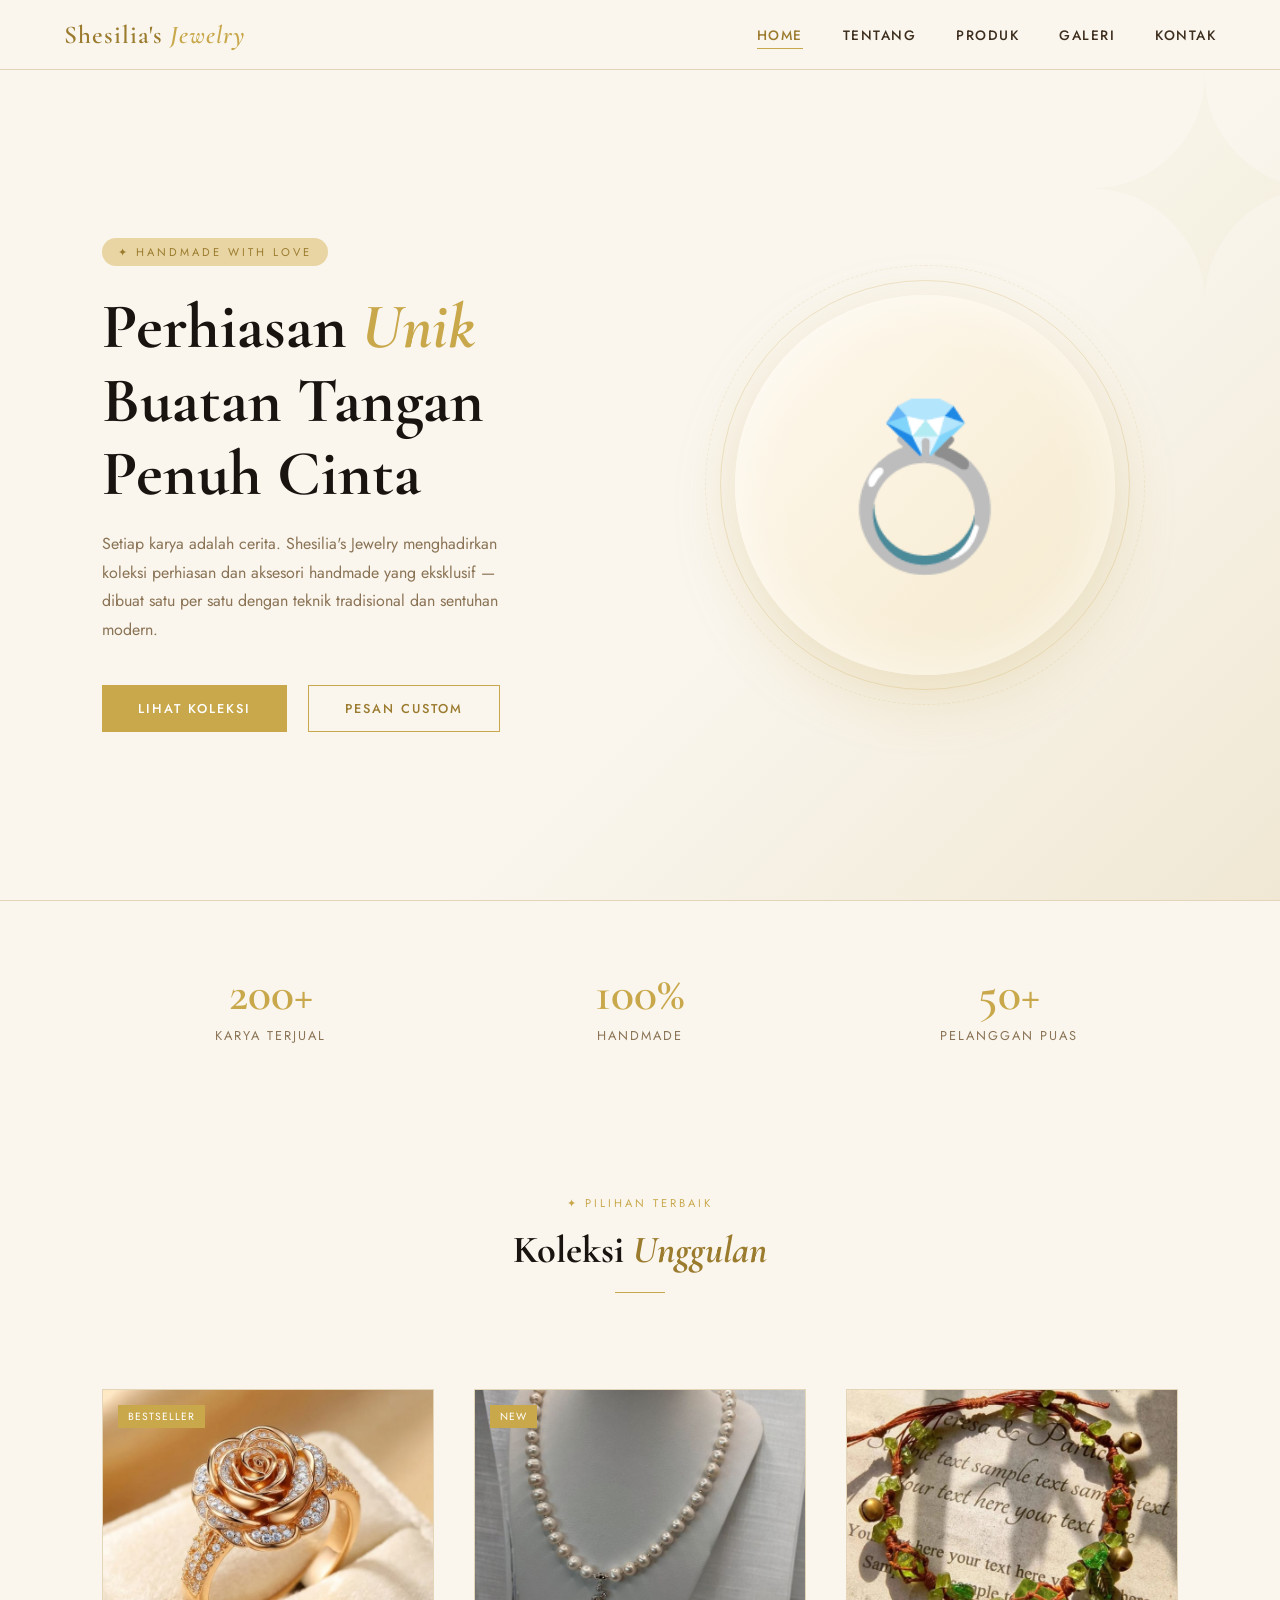
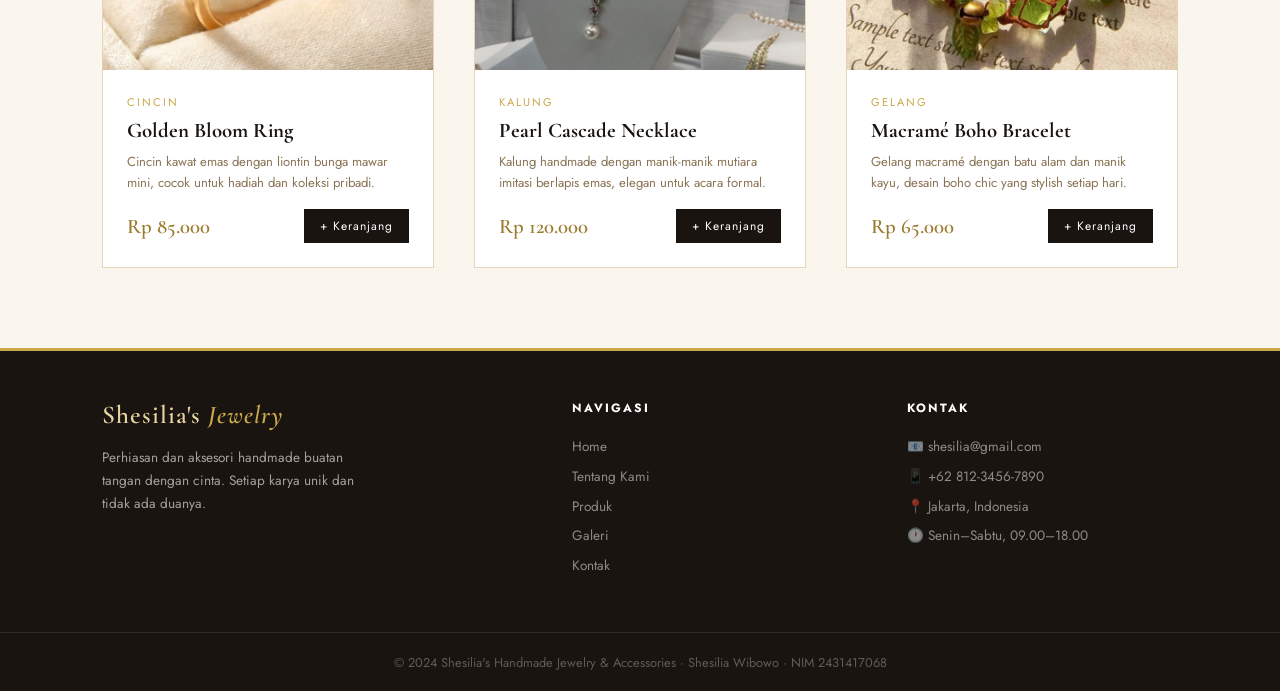
<file: index.html>
<!DOCTYPE html>
<html lang="id">
<head>
  <meta charset="UTF-8" />
  <meta name="viewport" content="width=device-width, initial-scale=1.0" />
  <title>Shesilia's Handmade Jewelry & Accessories</title>
  <link rel="stylesheet" href="style.css" />
  <!-- Google Fonts -->
  <link href="https://fonts.googleapis.com/css2?family=Cormorant+Garamond:ital,wght@0,300;0,400;0,600;1,300;1,400&family=Jost:wght@300;400;500&display=swap" rel="stylesheet">
</head>
<body>

<!-- navbar -->
  <nav>
    <a href="index.html" class="nav-logo">
      Shesilia's <span>Jewelry</span>
    </a>
    <ul class="nav-links">
      <li><a href="index.html"    class="active">Home</a></li>
      <li><a href="tentang.html">Tentang</a></li>
      <li><a href="produk.html">Produk</a></li>
      <li><a href="galeri.html">Galeri</a></li>
      <li><a href="kontak.html">Kontak</a></li>
    </ul>
    <div class="hamburger">
      <span></span><span></span><span></span>
    </div>
  </nav>


<!-- HOME -->
  <section id="page-home" class="page-section active-page">

    <!-- Hero -->
    <div class="hero">
      <div class="hero-content">
        <span class="hero-badge">✦ Handmade with Love</span>
        <h1 class="hero-title">
          Perhiasan <em>Unik</em><br>
          Buatan Tangan<br>
          Penuh Cinta
        </h1>
        <p class="hero-desc">
          Setiap karya adalah cerita. Shesilia's Jewelry menghadirkan koleksi
          perhiasan dan aksesori handmade yang eksklusif — dibuat satu per satu
          dengan teknik tradisional dan sentuhan modern.
        </p>
        <a href="produk.html"><button class="btn-primary">Lihat Koleksi</button></a>
        <a href="kontak.html"><button class="btn-outline">Pesan Custom</button></a>
      </div>
      <div class="hero-image">
        <div class="hero-jewelry-box">💍</div>
      </div>
    </div>

    <!-- Stats -->
    <div class="home-stats">
      <div class="stat-item">
        <span class="stat-number">200+</span>
        <span class="stat-label">Karya Terjual</span>
      </div>
      <div class="stat-item">
        <span class="stat-number">100%</span>
        <span class="stat-label">Handmade</span>
      </div>
      <div class="stat-item">
        <span class="stat-number">50+</span>
        <span class="stat-label">Pelanggan Puas</span>
      </div>
    </div>

    <!-- Featured Products -->
    <div class="section-header">
      <span class="section-tag">✦ Pilihan Terbaik</span>
      <h2 class="section-title">Koleksi <em>Unggulan</em></h2>
      <div class="section-line"></div>
    </div>

    <div class="products-grid" style="padding-bottom: 5rem;">
      <div class="product-card" data-category="ring" onclick="openModal('images/produk/Golden Bloom Ring.jpeg','Bestseller','Cincin','Golden Bloom Ring','Cincin kawat emas dengan liontin bunga mawar mini handmade, cocok sebagai hadiah. Dibuat dari kawat tembaga lapis emas dengan teknik wire wrapping. Tersedia dalam ukuran 5–9.','85000')">
        <div class="product-img">
          <img src="images/produk/Golden Bloom Ring.jpeg" alt="Golden Bloom Ring">
          <span class="product-badge">Bestseller</span>
        </div>
        <div class="product-info">
          <p class="product-category">Cincin</p>
          <h3 class="product-name">Golden Bloom Ring</h3>
          <p class="product-desc">Cincin kawat emas dengan liontin bunga mawar mini, cocok untuk hadiah dan koleksi pribadi.</p>
          <div class="product-footer">
            <span class="product-price">Rp 85.000</span>
            <button class="add-cart-btn" onclick="event.stopPropagation(); openModal('images/produk/Golden Bloom Ring.jpeg','Bestseller','Cincin','Golden Bloom Ring','Cincin kawat emas dengan liontin bunga mawar mini handmade, cocok sebagai hadiah. Dibuat dari kawat tembaga lapis emas dengan teknik wire wrapping. Tersedia dalam ukuran 5–9.','85000')">+ Keranjang</button>
          </div>
        </div>
      </div>
      <div class="product-card" data-category="necklace" onclick="openModal('images/produk/Pearl Cascade Necklace.jpeg','New','Kalung','Pearl Cascade Necklace','Kalung dengan manik-manik mutiara imitasi berlapis emas, elegan untuk acara formal. Panjang rantai 45cm dengan pengait lobster. Cocok untuk wisuda, kondangan, dan acara spesial.','120000')">
        <div class="product-img">
          <img src="images/produk/Pearl Cascade Necklace.jpeg" alt="Pearl Cascade Necklace">
          <span class="product-badge">New</span>
        </div>
        <div class="product-info">
          <p class="product-category">Kalung</p>
          <h3 class="product-name">Pearl Cascade Necklace</h3>
          <p class="product-desc">Kalung handmade dengan manik-manik mutiara imitasi berlapis emas, elegan untuk acara formal.</p>
          <div class="product-footer">
            <span class="product-price">Rp 120.000</span>
            <button class="add-cart-btn" onclick="event.stopPropagation(); openModal('images/produk/Pearl Cascade Necklace.jpeg','New','Kalung','Pearl Cascade Necklace','Kalung dengan manik-manik mutiara imitasi berlapis emas, elegan untuk acara formal. Panjang rantai 45cm dengan pengait lobster. Cocok untuk wisuda, kondangan, dan acara spesial.','120000')">+ Keranjang</button>
          </div>
        </div>
      </div>
      <div class="product-card" data-category="bracelet" onclick="openModal('images/produk/Macramé Boho Bracelet.jpeg','','Gelang','Macramé Boho Bracelet','Gelang macramé dengan batu alam dan manik kayu, desain boho chic yang stylish. Dibuat dari benang katun premium dengan teknik simpul tradisional. Bisa request warna custom.','65000')">
        <div class="product-img">
          <img src="images/produk/Macramé Boho Bracelet.jpeg" alt="Macramé Boho Bracelet">
        </div>
        <div class="product-info">
          <p class="product-category">Gelang</p>
          <h3 class="product-name">Macramé Boho Bracelet</h3>
          <p class="product-desc">Gelang macramé dengan batu alam dan manik kayu, desain boho chic yang stylish setiap hari.</p>
          <div class="product-footer">
            <span class="product-price">Rp 65.000</span>
            <button class="add-cart-btn" onclick="event.stopPropagation(); openModal('images/produk/Macramé Boho Bracelet.jpeg','','Gelang','Macramé Boho Bracelet','Gelang macramé dengan batu alam dan manik kayu, desain boho chic yang stylish. Dibuat dari benang katun premium dengan teknik simpul tradisional. Bisa request warna custom.','65000')">+ Keranjang</button>
          </div>
        </div>
      </div>
    </div>

    <!-- produk modal -->
     <div id="productModal" class="modal-overlay" onclick="closeModal(event)">
    <div class="modal-box">
      <button class="modal-close" onclick="closeModalDirect()">&times;</button>
      <div class="modal-img" id="modal-img"></div>
      <div class="modal-body">
        <span class="modal-badge" id="modal-badge"></span>
        <p class="modal-category" id="modal-category"></p>
        <h2 class="modal-name" id="modal-name"></h2>
        <p class="modal-desc" id="modal-desc"></p>
        <div class="modal-price-row">
          <span class="modal-price" id="modal-price"></span>
          <span class="modal-subtotal" id="modal-subtotal"></span>
        </div>
        <div class="modal-qty-row">
          <span class="modal-qty-label">Jumlah:</span>
          <div class="qty-control">
            <button class="qty-btn" onclick="changeQty(-1)">−</button>
            <span class="qty-value" id="qty-value">1</span>
            <button class="qty-btn" onclick="changeQty(1)">+</button>
          </div>
        </div>
        <button class="modal-cart-btn" onclick="addToCartFromModal()">🛒 Tambah ke Keranjang</button>
      </div>
    </div>
  </div>

    <!-- Footer -->
    <footer>
      <div class="footer-brand">
        <a class="nav-logo" href="index.html">Shesilia's <span>Jewelry</span></a>
        <p>Perhiasan dan aksesori handmade buatan tangan dengan cinta. Setiap karya unik dan tidak ada duanya.</p>
      </div>
      <div class="footer-section">
        <h4>Navigasi</h4>
        <ul>
          <li><a href="index.html">Home</a></li>
          <li><a href="tentang.html">Tentang Kami</a></li>
          <li><a href="produk.html">Produk</a></li>
          <li><a href="galeri.html">Galeri</a></li>
          <li><a href="kontak.html">Kontak</a></li>
        </ul>
      </div>
      <div class="footer-section">
        <h4>Kontak</h4>
        <ul>
          <li>📧 shesilia@gmail.com</li>
          <li>📱 +62 812-3456-7890</li>
          <li>📍 Jakarta, Indonesia</li>
          <li>🕐 Senin–Sabtu, 09.00–18.00</li>
        </ul>
      </div>
    </footer>
    <div class="footer-bottom">
      <p>© 2024 Shesilia's Handmade Jewelry & Accessories · Shesilia Wibowo · NIM 2431417068</p>
    </div>

  </section>
  
  <script src="script.js"></script>
</body>
</html>
</file>
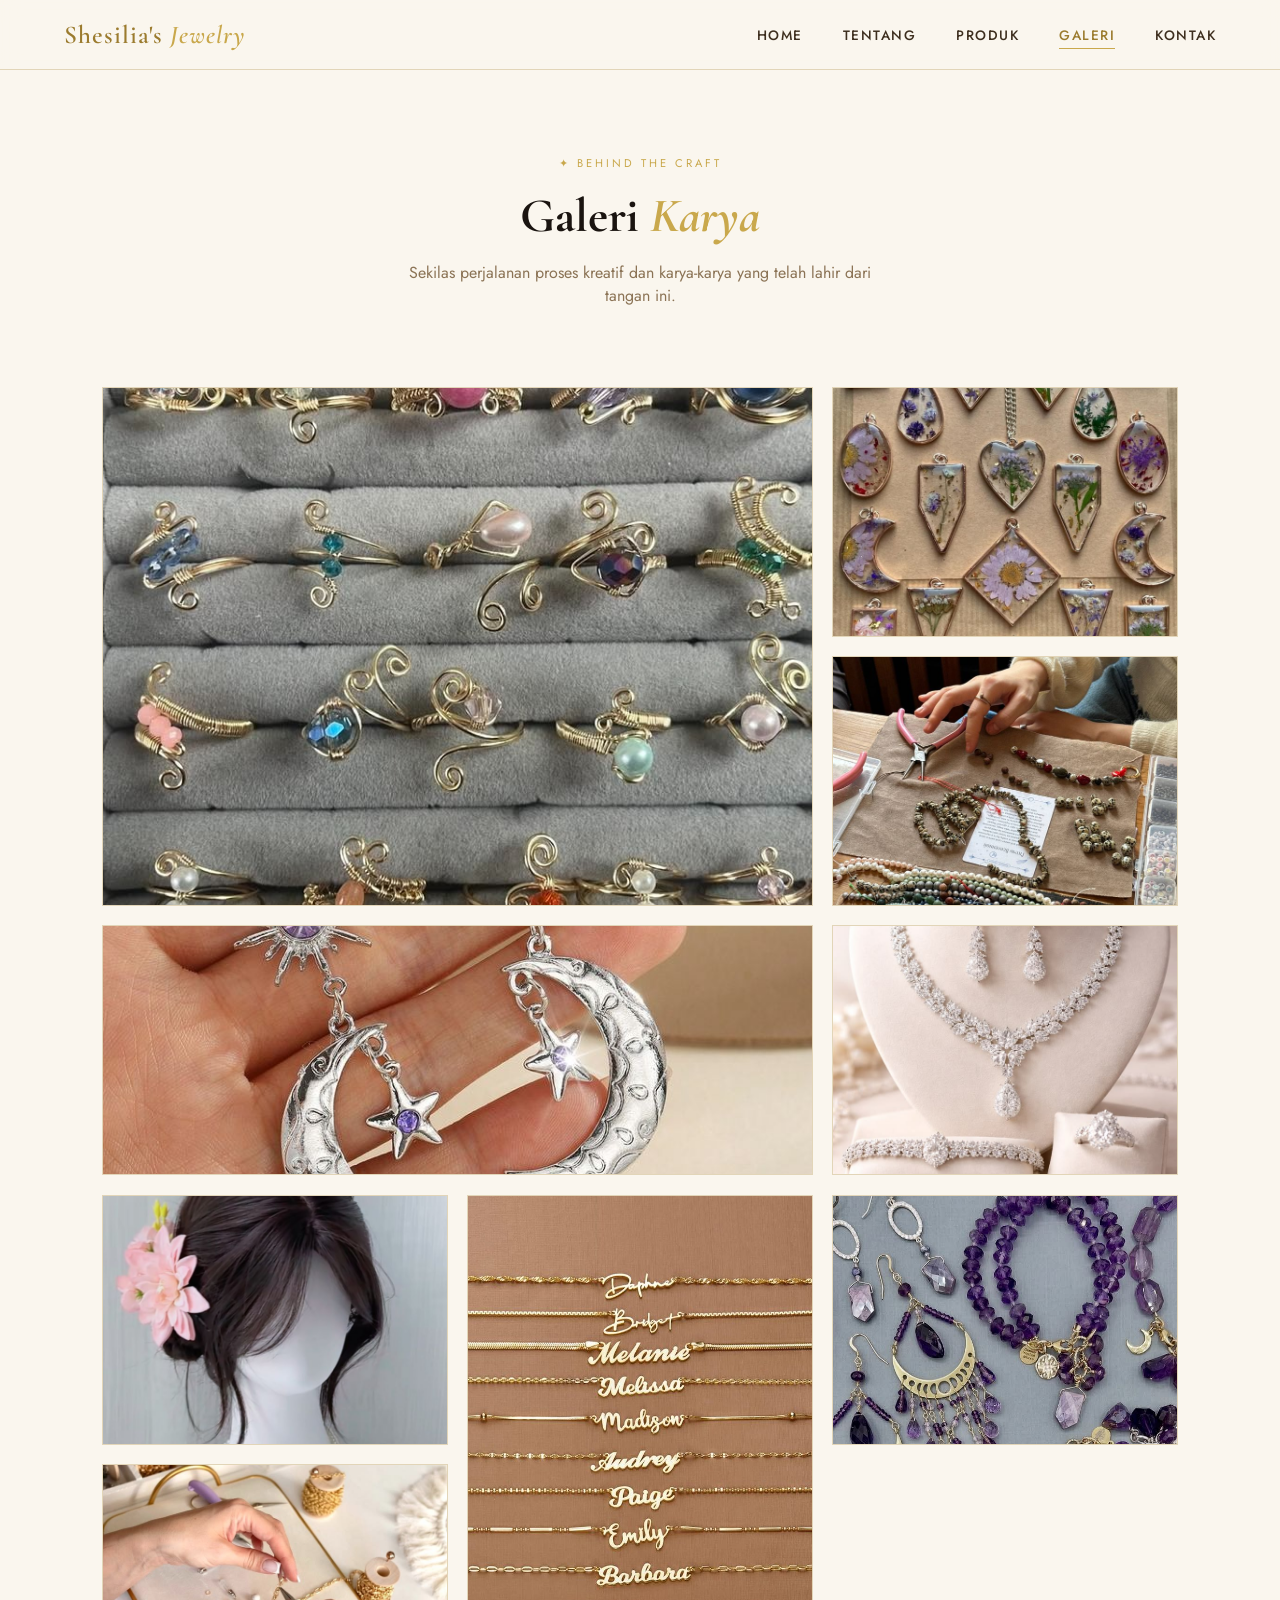
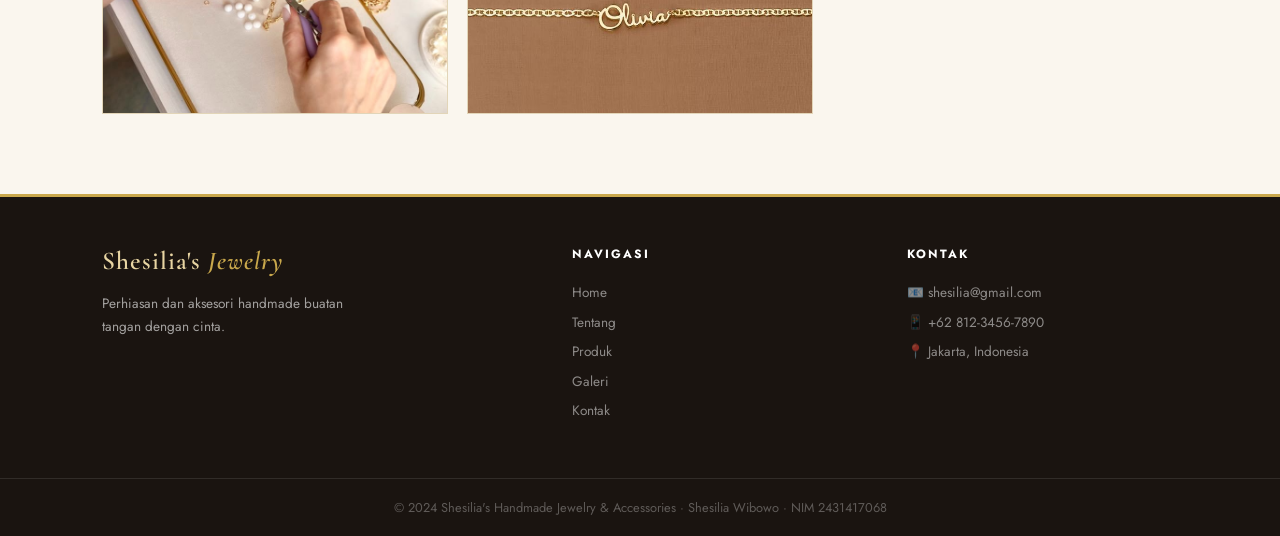
<file: galeri.html>
<!DOCTYPE html>
<html lang="id">
<head>
  <meta charset="UTF-8" />
  <meta name="viewport" content="width=device-width, initial-scale=1.0" />
  <title>Galeri – Shesilia's Handmade Jewelry & Accessories</title>
  <link rel="stylesheet" href="style.css" />
  <!-- Google Fonts -->
  <link href="https://fonts.googleapis.com/css2?family=Cormorant+Garamond:ital,wght@0,300;0,400;0,600;1,300;1,400&family=Jost:wght@300;400;500&display=swap" rel="stylesheet">
</head>
<body>

  <!-- NAVBAR -->
  <nav>
    <a href="index.html" class="nav-logo">
      Shesilia's <span>Jewelry</span>
    </a>
    <ul class="nav-links">
      <li><a href="index.html">Home</a></li>
      <li><a href="tentang.html">Tentang</a></li>
      <li><a href="produk.html">Produk</a></li>
      <li><a href="galeri.html" class="active">Galeri</a></li>
      <li><a href="kontak.html">Kontak</a></li>
    </ul>
    <div class="hamburger">
      <span></span><span></span><span></span>
    </div>
  </nav>

  <section id="page-gallery" class="page-section active-page">

    <div class="gallery-header">
      <span class="section-tag">✦ Behind The Craft</span>
      <h1>Galeri <em>Karya</em></h1>
      <p>Sekilas perjalanan proses kreatif dan karya-karya yang telah lahir dari tangan ini.</p>
    </div>

    <div class="gallery-grid">

      <div class="gallery-item" onclick="openGallery('Koleksi Cincin Premium', 'Koleksi cincin wire wrapping dengan teknik advanced. Setiap lilitan kawat dikerjakan dengan pinset khusus untuk menghasilkan detail yang presisi.')">
        <div class="gallery-item-inner"><img src="images/galeri/Koleksi Cincin Premium.jpeg" alt="Koleksi Cincin Premium"></div>
        <div class="gallery-overlay">
          <h3>Koleksi Cincin Premium</h3>
          <p>Wire Wrapping Technique</p>
        </div>
      </div>

      <div class="gallery-item" onclick="openGallery('Kalung Resin Bunga', 'Proses pengecoran resin dengan bunga-bunga kering pilihan. Setiap liontin membutuhkan waktu 48 jam pengeringan.')">
        <div class="gallery-item-inner"><img src="images/galeri/Kalung Resin Bunga.jpeg" alt="Kalung Resin Bunga"></div>
        <div class="gallery-overlay">
          <h3>Kalung Resin Bunga</h3>
          <p>Resin Art Collection</p>
        </div>
      </div>

      <div class="gallery-item" onclick="openGallery('Gelang Macramé', 'Workshop macramé mingguan. Teknik simpul yang dipadukan dengan batu alam menghasilkan aksesori yang kuat sekaligus estetik.')">
        <div class="gallery-item-inner"><img src="images/galeri/Gelang Macramé.jpeg" alt="Gelang Macramé"></div>
        <div class="gallery-overlay">
          <h3>Gelang Macramé</h3>
          <p>Macramé Craft</p>
        </div>
      </div>

      <div class="gallery-item" onclick="openGallery('Anting Koleksi Bulan', 'Seri anting bertema langit malam dengan simbol bulan dan bintang. Terbuat dari kawat silver dan manik-manik gelap.')">
        <div class="gallery-item-inner"><img src="images/galeri/Anting Seri Bulan.jpeg" alt="Anting Seri Bulan"></div>
        <div class="gallery-overlay">
          <h3>Anting Seri Bulan</h3>
          <p>Celestial Collection</p>
        </div>
      </div>

      <div class="gallery-item" onclick="openGallery('Set Perhiasan Pesta', 'Paket set perhiasan untuk acara spesial: kalung + anting + gelang dalam tema yang senada.')">
        <div class="gallery-item-inner"><img src="images/galeri/Set Perhiasan Pesta.jpeg" alt="Set Perhiasan Pesta"></div>
        <div class="gallery-overlay">
          <h3>Set Perhiasan Pesta</h3>
          <p>Party Collection</p>
        </div>
      </div>

      <div class="gallery-item" onclick="openGallery('Aksesori Rambut Bunga', 'Koleksi aksesori rambut dari kain organza dan satin. Cocok untuk bridesmaid, wisuda, dan foto prewedding.')">
        <div class="gallery-item-inner"><img src="images/galeri/Aksesori Rambut Bunga.jpeg" alt="Aksesori Rambut Bunga"></div>
        <div class="gallery-overlay">
          <h3>Aksesori Rambut Bunga</h3>
          <p>Floral Hair Collection</p>
        </div>
      </div>

      <div class="gallery-item" onclick="openGallery('Custom Order - Nama', 'Layanan perhiasan custom dengan inisial atau nama. Paling populer untuk kado ulang tahun dan anniversary.')">
        <div class="gallery-item-inner"><img src="images/galeri/Custom Nama & Inisial.jpeg" alt="Custom Nama & Inisial"></div>
        <div class="gallery-overlay">
          <h3>Custom Nama & Inisial</h3>
          <p>Personalized Jewelry</p>
        </div>
      </div>

      <div class="gallery-item" onclick="openGallery('Koleksi Batu Alam', 'Perhiasan dengan batu alam pilihan: amethyst, rose quartz, turquoise, dan labradorite. Setiap batu memiliki energi tersendiri.')">
        <div class="gallery-item-inner"><img src="images/galeri/Batu Alam Collection.jpeg" alt="Batu Alam Collection"></div>
        <div class="gallery-overlay">
          <h3>Batu Alam Collection</h3>
          <p>Natural Stone Jewelry</p>
        </div>
      </div>

      <div class="gallery-item" onclick="openGallery('Proses Workshop', 'Di balik layar: meja kerja dan alat-alat yang digunakan dalam proses pembuatan setiap perhiasan handmade.')">
        <div class="gallery-item-inner"><img src="images/galeri/behind the scenes.jpeg" alt="Behind The Scenes"></div>
        <div class="gallery-overlay">
          <h3>Behind The Scenes</h3>
          <p>Workshop Process</p>
        </div>
      </div>

    </div>

    <!-- Footer -->
    <footer>
      <div class="footer-brand">
        <a class="nav-logo" href="index.html">Shesilia's <span>Jewelry</span></a>
        <p>Perhiasan dan aksesori handmade buatan tangan dengan cinta.</p>
      </div>
      <div class="footer-section">
        <h4>Navigasi</h4>
        <ul>
          <li><a href="index.html">Home</a></li>
          <li><a href="tentang.html">Tentang</a></li>
          <li><a href="produk.html">Produk</a></li>
          <li><a href="galeri.html">Galeri</a></li>
          <li><a href="kontak.html">Kontak</a></li>
        </ul>
      </div>
      <div class="footer-section">
        <h4>Kontak</h4>
        <ul>
          <li>📧 shesilia@gmail.com</li>
          <li>📱 +62 812-3456-7890</li>
          <li>📍 Jakarta, Indonesia</li>
        </ul>
      </div>
    </footer>
    <div class="footer-bottom">
      <p>© 2024 Shesilia's Handmade Jewelry & Accessories · Shesilia Wibowo · NIM 2431417068</p>
    </div>

  </section>

  <script src="script.js"></script>
</body>
</html>
</file>
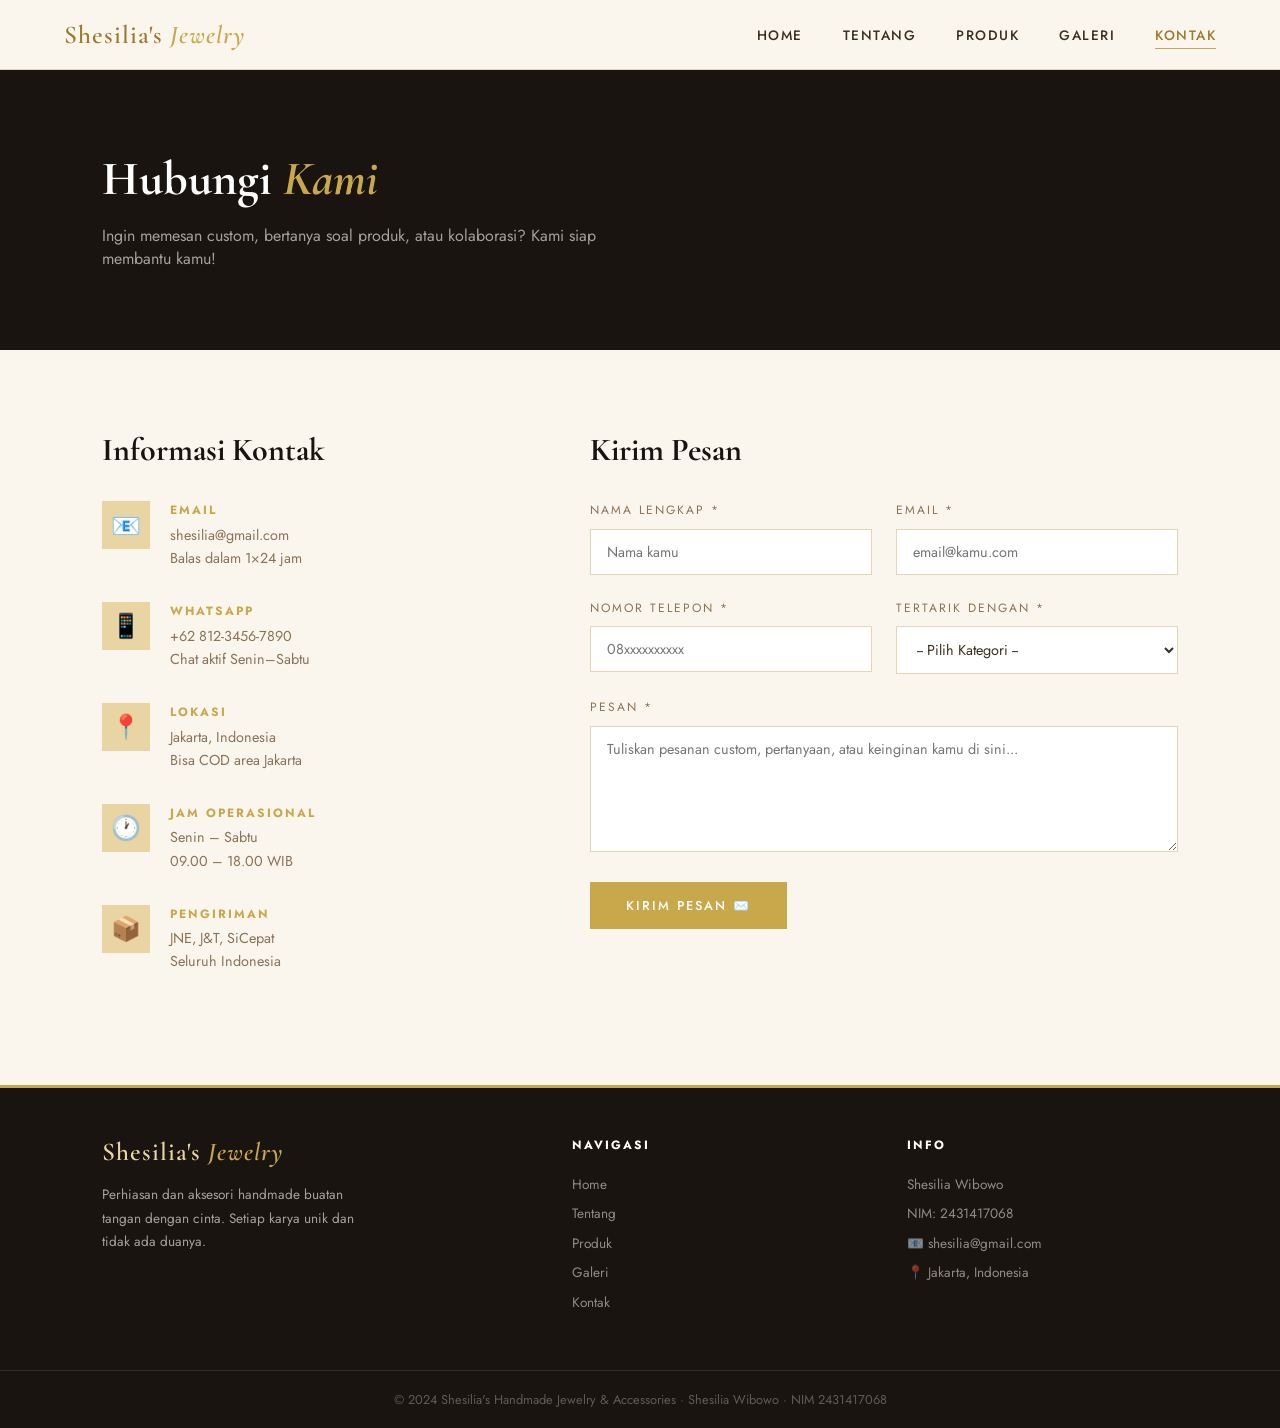
<file: kontak.html>
<!DOCTYPE html>
<html lang="id">
<head>
  <meta charset="UTF-8" />
  <meta name="viewport" content="width=device-width, initial-scale=1.0" />
  <title>Kontak – Shesilia's Handmade Jewelry & Accessories</title>
  <link rel="stylesheet" href="style.css" />
  <!-- Google Fonts -->
  <link href="https://fonts.googleapis.com/css2?family=Cormorant+Garamond:ital,wght@0,300;0,400;0,600;1,300;1,400&family=Jost:wght@300;400;500&display=swap" rel="stylesheet">
</head>
<body>

  <!-- NAVBAR -->
  <nav>
    <a href="index.html" class="nav-logo">
      Shesilia's <span>Jewelry</span>
    </a>
    <ul class="nav-links">
      <li><a href="index.html">Home</a></li>
      <li><a href="tentang.html">Tentang</a></li>
      <li><a href="produk.html">Produk</a></li>
      <li><a href="galeri.html">Galeri</a></li>
      <li><a href="kontak.html" class="active">Kontak</a></li>
    </ul>
    <div class="hamburger">
      <span></span><span></span><span></span>
    </div>
  </nav>

  <section id="page-contact" class="page-section active-page">

    <div class="contact-header">
      <h1>Hubungi <em>Kami</em></h1>
      <p>Ingin memesan custom, bertanya soal produk, atau kolaborasi? Kami siap membantu kamu!</p>
    </div>

    <div class="contact-content">

      <!-- Contact Info -->
      <div class="contact-info">
        <h2>Informasi Kontak</h2>

        <div class="contact-item">
          <div class="contact-icon">📧</div>
          <div>
            <h4>Email</h4>
            <p>shesilia@gmail.com<br>Balas dalam 1×24 jam</p>
          </div>
        </div>

        <div class="contact-item">
          <div class="contact-icon">📱</div>
          <div>
            <h4>WhatsApp</h4>
            <p>+62 812-3456-7890<br>Chat aktif Senin–Sabtu</p>
          </div>
        </div>

        <div class="contact-item">
          <div class="contact-icon">📍</div>
          <div>
            <h4>Lokasi</h4>
            <p>Jakarta, Indonesia<br>Bisa COD area Jakarta</p>
          </div>
        </div>

        <div class="contact-item">
          <div class="contact-icon">🕐</div>
          <div>
            <h4>Jam Operasional</h4>
            <p>Senin – Sabtu<br>09.00 – 18.00 WIB</p>
          </div>
        </div>

        <div class="contact-item">
          <div class="contact-icon">📦</div>
          <div>
            <h4>Pengiriman</h4>
            <p>JNE, J&T, SiCepat<br>Seluruh Indonesia</p>
          </div>
        </div>
      </div>

      <!-- Contact Form -->
      <div class="contact-form-wrapper">
        <h2>Kirim Pesan</h2>
        <form id="contactForm" onsubmit="validateForm(event)">

          <div class="form-row">
            <div class="form-group">
              <label for="contact-name">Nama Lengkap *</label>
              <input type="text" id="contact-name" placeholder="Nama kamu" />
              <p class="form-error" id="nameError"></p>
            </div>
            <div class="form-group">
              <label for="contact-email">Email *</label>
              <input type="email" id="contact-email" placeholder="email@kamu.com" />
              <p class="form-error" id="emailError"></p>
            </div>
          </div>

          <div class="form-row">
            <div class="form-group">
              <label for="contact-phone">Nomor Telepon *</label>
              <input type="text" id="contact-phone" placeholder="08xxxxxxxxxx" />
              <p class="form-error" id="phoneError"></p>
            </div>
            <div class="form-group">
              <label for="contact-interest">Tertarik Dengan *</label>
              <select id="contact-interest">
                <option value="">-- Pilih Kategori --</option>
                <option value="ring">Cincin</option>
                <option value="necklace">Kalung</option>
                <option value="bracelet">Gelang</option>
                <option value="earring">Anting</option>
                <option value="hairpin">Aksesori Rambut</option>
                <option value="custom">Pesanan Custom</option>
                <option value="wholesale">Grosir / Reseller</option>
              </select>
              <p class="form-error" id="interestError"></p>
            </div>
          </div>

          <div class="form-group">
            <label for="contact-message">Pesan *</label>
            <textarea id="contact-message" rows="5" placeholder="Tuliskan pesanan custom, pertanyaan, atau keinginan kamu di sini..."></textarea>
            <p class="form-error" id="messageError"></p>
          </div>

          <button type="submit" class="btn-primary">Kirim Pesan ✉️</button>

        </form>
      </div>
    </div>

    <!-- Footer -->
    <footer>
      <div class="footer-brand">
        <a class="nav-logo" href="index.html">Shesilia's <span>Jewelry</span></a>
        <p>Perhiasan dan aksesori handmade buatan tangan dengan cinta. Setiap karya unik dan tidak ada duanya.</p>
      </div>
      <div class="footer-section">
        <h4>Navigasi</h4>
        <ul>
          <li><a href="index.html">Home</a></li>
          <li><a href="tentang.html">Tentang</a></li>
          <li><a href="produk.html">Produk</a></li>
          <li><a href="galeri.html">Galeri</a></li>
          <li><a href="kontak.html">Kontak</a></li>
        </ul>
      </div>
      <div class="footer-section">
        <h4>Info</h4>
        <ul>
          <li>Shesilia Wibowo</li>
          <li>NIM: 2431417068</li>
          <li>📧 shesilia@gmail.com</li>
          <li>📍 Jakarta, Indonesia</li>
        </ul>
      </div>
    </footer>
    <div class="footer-bottom">
      <p>© 2024 Shesilia's Handmade Jewelry & Accessories · Shesilia Wibowo · NIM 2431417068</p>
    </div>

  </section>

  <script src="script.js"></script>
</body>
</html>
</file>
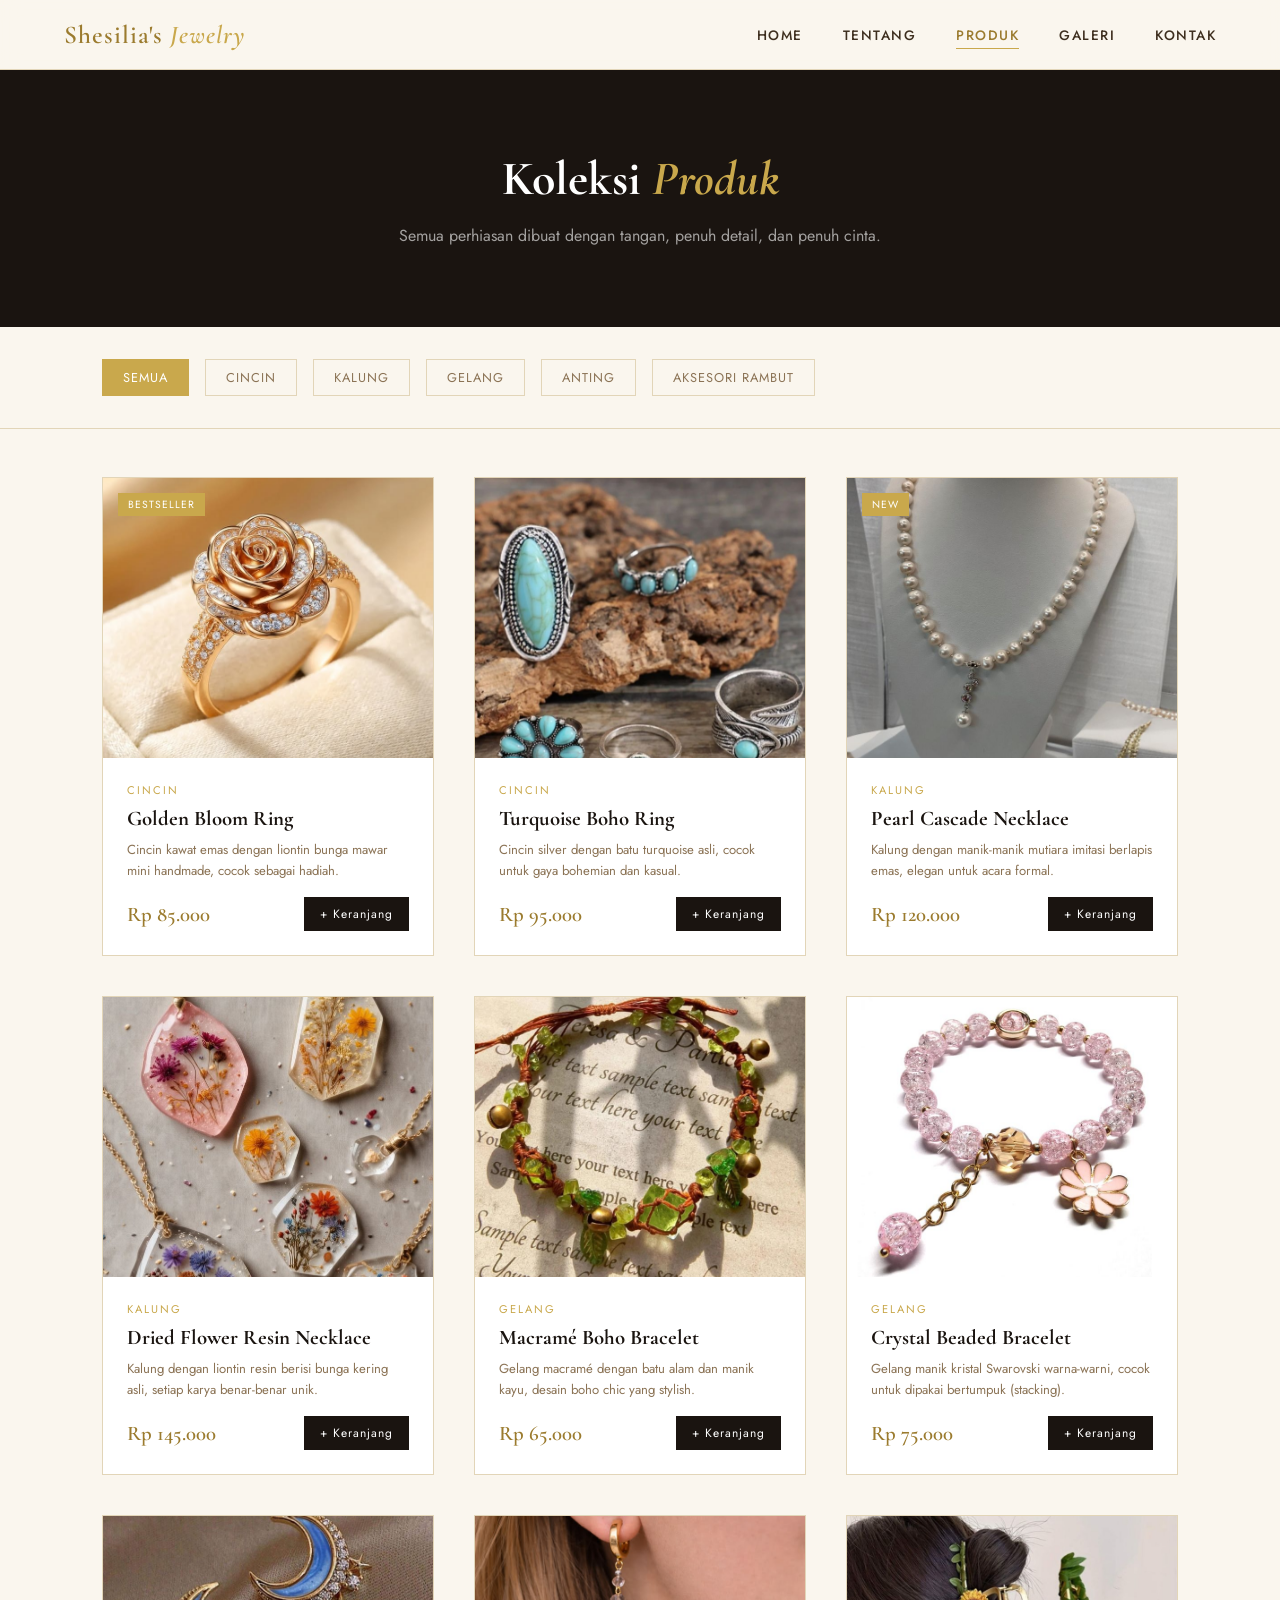
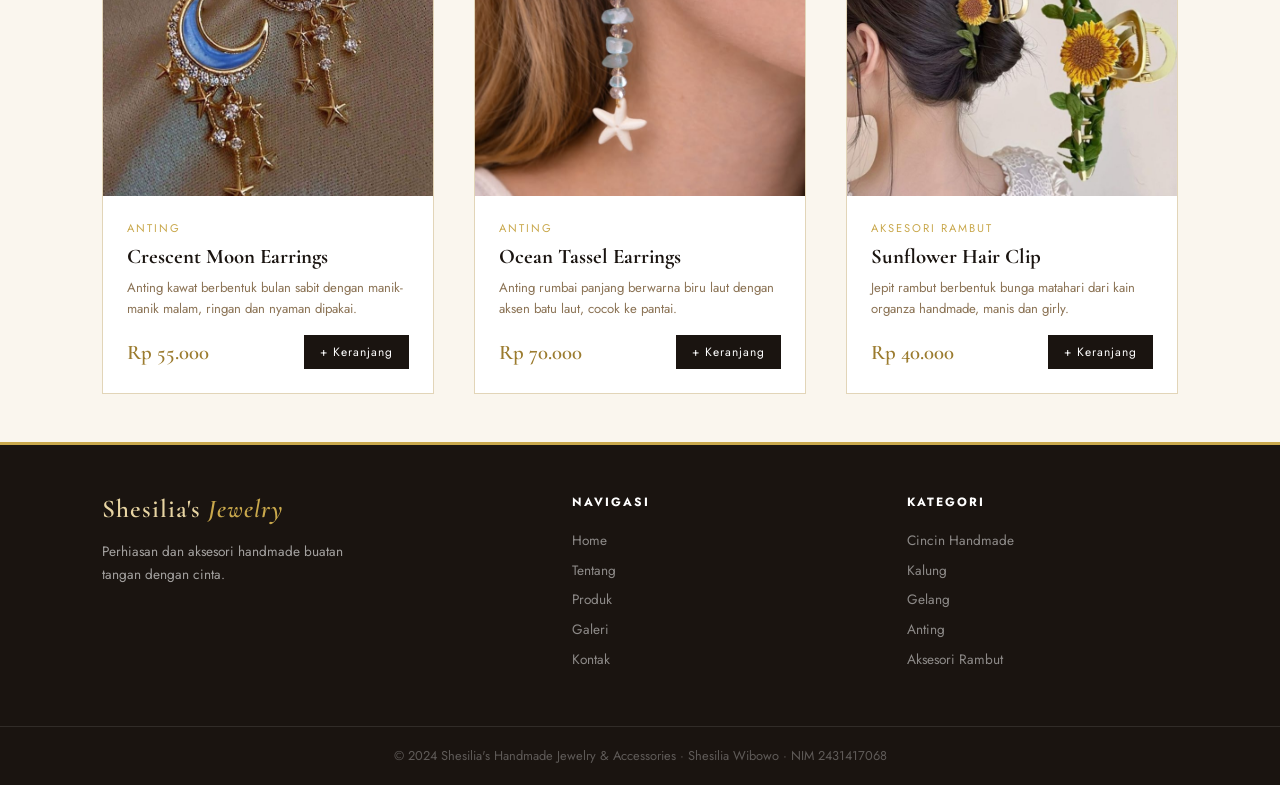
<file: produk.html>
<!DOCTYPE html>
<html lang="id">
<head>
  <meta charset="UTF-8" />
  <meta name="viewport" content="width=device-width, initial-scale=1.0" />
  <title>Produk – Shesilia's Handmade Jewelry & Accessories</title>
  <link rel="stylesheet" href="style.css" />
  <!-- Google Fonts -->
  <link href="https://fonts.googleapis.com/css2?family=Cormorant+Garamond:ital,wght@0,300;0,400;0,600;1,300;1,400&family=Jost:wght@300;400;500&display=swap" rel="stylesheet">
</head>
<body>

  <!-- NAVBAR -->
  <nav>
    <a href="index.html" class="nav-logo">
      Shesilia's <span>Jewelry</span>
    </a>
    <ul class="nav-links">
      <li><a href="index.html">Home</a></li>
      <li><a href="tentang.html">Tentang</a></li>
      <li><a href="produk.html" class="active">Produk</a></li>
      <li><a href="galeri.html">Galeri</a></li>
      <li><a href="kontak.html">Kontak</a></li>
    </ul>
    <div class="hamburger">
      <span></span><span></span><span></span>
    </div>
  </nav>


  <!-- PRODUK LAYANAN -->
  <section id="page-products" class="page-section active-page">

    <div class="products-header">
      <h1>Koleksi <em>Produk</em></h1>
      <p>Semua perhiasan dibuat dengan tangan, penuh detail, dan penuh cinta.</p>
    </div>

    <!-- Filter -->
    <div class="filter-bar">
      <button class="filter-btn active" onclick="filterProducts('all')">Semua</button>
      <button class="filter-btn" onclick="filterProducts('ring')">Cincin</button>
      <button class="filter-btn" onclick="filterProducts('necklace')">Kalung</button>
      <button class="filter-btn" onclick="filterProducts('bracelet')">Gelang</button>
      <button class="filter-btn" onclick="filterProducts('earring')">Anting</button>
      <button class="filter-btn" onclick="filterProducts('hairpin')">Aksesori Rambut</button>
    </div>

    <!-- Products Grid -->
    <div class="products-grid">

      <div class="product-card" data-category="ring" onclick="openModal('images/produk/Golden Bloom Ring.jpeg','Bestseller','Cincin','Golden Bloom Ring','Cincin kawat emas dengan liontin bunga mawar mini handmade, cocok sebagai hadiah. Dibuat dari kawat tembaga lapis emas dengan teknik wire wrapping. Tersedia dalam ukuran 5–9.','85000')">
        <div class="product-img"><img src="images/produk/Golden Bloom Ring.jpeg" alt="Golden Bloom Ring"><span class="product-badge">Bestseller</span></div>
        <div class="product-info">
          <p class="product-category">Cincin</p>
          <h3 class="product-name">Golden Bloom Ring</h3>
          <p class="product-desc">Cincin kawat emas dengan liontin bunga mawar mini handmade, cocok sebagai hadiah.</p>
          <div class="product-footer">
            <span class="product-price">Rp 85.000</span>
            <button class="add-cart-btn" onclick="event.stopPropagation(); openModal('images/produk/Golden Bloom Ring.jpeg','Bestseller','Cincin','Golden Bloom Ring','Cincin kawat emas dengan liontin bunga mawar mini handmade, cocok sebagai hadiah. Dibuat dari kawat tembaga lapis emas dengan teknik wire wrapping. Tersedia dalam ukuran 5–9.','85000')">+ Keranjang</button>
          </div>
        </div>
      </div>

      <div class="product-card" data-category="ring" onclick="openModal('images/produk/Turquoise Boho Ring.jpeg','','Cincin','Turquoise Boho Ring','Cincin silver dengan batu turquoise asli, cocok untuk gaya bohemian dan kasual. Batu turquoise dipercaya membawa ketenangan dan keberuntungan. Ukuran dapat disesuaikan.','95000')">
        <div class="product-img"><img src="images/produk/Turquoise Boho Ring.jpeg" alt="Turquoise Boho Ring"></div>
        <div class="product-info">
          <p class="product-category">Cincin</p>
          <h3 class="product-name">Turquoise Boho Ring</h3>
          <p class="product-desc">Cincin silver dengan batu turquoise asli, cocok untuk gaya bohemian dan kasual.</p>
          <div class="product-footer">
            <span class="product-price">Rp 95.000</span>
            <button class="add-cart-btn" onclick="event.stopPropagation(); openModal('images/produk/Turquoise Boho Ring.jpeg','','Cincin','Turquoise Boho Ring','Cincin silver dengan batu turquoise asli, cocok untuk gaya bohemian dan kasual. Batu turquoise dipercaya membawa ketenangan dan keberuntungan. Ukuran dapat disesuaikan.','95000')">+ Keranjang</button>
          </div>
        </div>
      </div>

      <div class="product-card" data-category="necklace" onclick="openModal('images/produk/Pearl Cascade Necklace.jpeg','New','Kalung','Pearl Cascade Necklace','Kalung dengan manik-manik mutiara imitasi berlapis emas, elegan untuk acara formal. Panjang rantai 45cm dengan pengait lobster. Cocok untuk wisuda, kondangan, dan acara spesial.','120000')">
        <div class="product-img"><img src="images/produk/Pearl Cascade Necklace.jpeg" alt="Pearl Cascade Necklace"><span class="product-badge">New</span></div>
        <div class="product-info">
          <p class="product-category">Kalung</p>
          <h3 class="product-name">Pearl Cascade Necklace</h3>
          <p class="product-desc">Kalung dengan manik-manik mutiara imitasi berlapis emas, elegan untuk acara formal.</p>
          <div class="product-footer">
            <span class="product-price">Rp 120.000</span>
            <button class="add-cart-btn" onclick="event.stopPropagation(); openModal('images/produk/Pearl Cascade Necklace.jpeg','New','Kalung','Pearl Cascade Necklace','Kalung dengan manik-manik mutiara imitasi berlapis emas, elegan untuk acara formal. Panjang rantai 45cm dengan pengait lobster. Cocok untuk wisuda, kondangan, dan acara spesial.','120000')">+ Keranjang</button>
          </div>
        </div>
      </div>

      <div class="product-card" data-category="necklace" onclick="openModal('images/produk/Dried Flower Resin Necklace.jpeg','','Kalung','Dried Flower Resin Necklace','Kalung dengan liontin resin berisi bunga kering asli, setiap karya benar-benar unik. Bunga dipilih langsung dan dikeringkan secara alami, lalu dicetak dalam resin bening. Tidak ada dua karya yang sama.','145000')">
        <div class="product-img"><img src="images/produk/Dried Flower Resin Necklace.jpeg" alt="Dried Flower Resin Necklace"></div>
        <div class="product-info">
          <p class="product-category">Kalung</p>
          <h3 class="product-name">Dried Flower Resin Necklace</h3>
          <p class="product-desc">Kalung dengan liontin resin berisi bunga kering asli, setiap karya benar-benar unik.</p>
          <div class="product-footer">
            <span class="product-price">Rp 145.000</span>
            <button class="add-cart-btn" onclick="event.stopPropagation(); openModal('images/produk/Dried Flower Resin Necklace.jpeg','','Kalung','Dried Flower Resin Necklace','Kalung dengan liontin resin berisi bunga kering asli, setiap karya benar-benar unik. Bunga dipilih langsung dan dikeringkan secara alami, lalu dicetak dalam resin bening. Tidak ada dua karya yang sama.','145000')">+ Keranjang</button>
          </div>
        </div>
      </div>

      <div class="product-card" data-category="bracelet" onclick="openModal('images/produk/Macramé Boho Bracelet.jpeg','','Gelang','Macramé Boho Bracelet','Gelang macramé dengan batu alam dan manik kayu, desain boho chic yang stylish. Dibuat dari benang katun premium dengan teknik simpul tradisional. Bisa request warna custom.','65000')">
        <div class="product-img"><img src="images/produk/Macramé Boho Bracelet.jpeg" alt="Macramé Boho Bracelet"></div>
        <div class="product-info">
          <p class="product-category">Gelang</p>
          <h3 class="product-name">Macramé Boho Bracelet</h3>
          <p class="product-desc">Gelang macramé dengan batu alam dan manik kayu, desain boho chic yang stylish.</p>
          <div class="product-footer">
            <span class="product-price">Rp 65.000</span>
            <button class="add-cart-btn" onclick="event.stopPropagation(); openModal('images/produk/Macramé Boho Bracelet.jpeg','','Gelang','Macramé Boho Bracelet','Gelang macramé dengan batu alam dan manik kayu, desain boho chic yang stylish. Dibuat dari benang katun premium dengan teknik simpul tradisional. Bisa request warna custom.','65000')">+ Keranjang</button>
          </div>
        </div>
      </div>

      <div class="product-card" data-category="bracelet" onclick="openModal('images/produk/Crystal Beaded Bracelet.jpeg','','Gelang','Crystal Beaded Bracelet','Gelang manik kristal Swarovski warna-warni, cocok untuk dipakai bertumpuk (stacking). Tersedia dalam berbagai pilihan warna. Elastis, nyaman dipakai seharian.','75000')">
        <div class="product-img"><img src="images/produk/Crystal Beaded Bracelet.jpeg" alt="Crystal Beaded Bracelet"></div>
        <div class="product-info">
          <p class="product-category">Gelang</p>
          <h3 class="product-name">Crystal Beaded Bracelet</h3>
          <p class="product-desc">Gelang manik kristal Swarovski warna-warni, cocok untuk dipakai bertumpuk (stacking).</p>
          <div class="product-footer">
            <span class="product-price">Rp 75.000</span>
            <button class="add-cart-btn" onclick="event.stopPropagation(); openModal('images/produk/Crystal Beaded Bracelet.jpeg','','Gelang','Crystal Beaded Bracelet','Gelang manik kristal Swarovski warna-warni, cocok untuk dipakai bertumpuk (stacking). Tersedia dalam berbagai pilihan warna. Elastis, nyaman dipakai seharian.','75000')">+ Keranjang</button>
          </div>
        </div>
      </div>

      <div class="product-card" data-category="earring" onclick="openModal('images/produk/Crescent Moon Earrings.jpeg','','Anting','Crescent Moon Earrings','Anting kawat berbentuk bulan sabit dengan manik-manik malam, ringan dan nyaman dipakai. Bahan kawat silver anti karat, aman untuk telinga sensitif. Berat hanya ±2 gram per pasang.','55000')">
        <div class="product-img"><img src="images/produk/Crescent Moon Earrings.jpeg" alt="Crescent Moon Earrings"></div>
        <div class="product-info">
          <p class="product-category">Anting</p>
          <h3 class="product-name">Crescent Moon Earrings</h3>
          <p class="product-desc">Anting kawat berbentuk bulan sabit dengan manik-manik malam, ringan dan nyaman dipakai.</p>
          <div class="product-footer">
            <span class="product-price">Rp 55.000</span>
            <button class="add-cart-btn" onclick="event.stopPropagation(); openModal('images/produk/Crescent Moon Earrings.jpeg','','Anting','Crescent Moon Earrings','Anting kawat berbentuk bulan sabit dengan manik-manik malam, ringan dan nyaman dipakai. Bahan kawat silver anti karat, aman untuk telinga sensitif. Berat hanya ±2 gram per pasang.','55000')">+ Keranjang</button>
          </div>
        </div>
      </div>

      <div class="product-card" data-category="earring" onclick="openModal('images/produk/Ocean Tassel Earrings.jpeg','','Anting','Ocean Tassel Earrings','Anting rumbai panjang berwarna biru laut dengan aksen batu laut, cocok ke pantai. Rumbai sutra sintetis warna biru gradasi dengan batu howlite berwarna biru. Panjang keseluruhan ±8cm.','70000')">
        <div class="product-img"><img src="images/produk/Ocean Tassel Earrings.jpeg" alt="Ocean Tassel Earrings"></div>
        <div class="product-info">
          <p class="product-category">Anting</p>
          <h3 class="product-name">Ocean Tassel Earrings</h3>
          <p class="product-desc">Anting rumbai panjang berwarna biru laut dengan aksen batu laut, cocok ke pantai.</p>
          <div class="product-footer">
            <span class="product-price">Rp 70.000</span>
            <button class="add-cart-btn" onclick="event.stopPropagation(); openModal('images/produk/Ocean Tassel Earrings.jpeg','','Anting','Ocean Tassel Earrings','Anting rumbai panjang berwarna biru laut dengan aksen batu laut, cocok ke pantai. Rumbai sutra sintetis warna biru gradasi dengan batu howlite berwarna biru. Panjang keseluruhan ±8cm.','70000')">+ Keranjang</button>
          </div>
        </div>
      </div>

      <div class="product-card" data-category="hairpin" onclick="openModal('images/produk/Sunflower Hair Clip.jpeg','','Aksesori Rambut','Sunflower Hair Clip','Jepit rambut berbentuk bunga matahari dari kain organza handmade, manis dan girly. Jepitan kuat berbahan metal anti karat. Cocok untuk anak-anak hingga dewasa, pas untuk foto & wisuda.','40000')">
        <div class="product-img"><img src="images/produk/Sunflower Hair Clip.jpeg" alt="Sunflower Hair Clip"></div>
        <div class="product-info">
          <p class="product-category">Aksesori Rambut</p>
          <h3 class="product-name">Sunflower Hair Clip</h3>
          <p class="product-desc">Jepit rambut berbentuk bunga matahari dari kain organza handmade, manis dan girly.</p>
          <div class="product-footer">
            <span class="product-price">Rp 40.000</span>
            <button class="add-cart-btn" onclick="event.stopPropagation(); openModal('images/produk/Sunflower Hair Clip.jpeg','','Aksesori Rambut','Sunflower Hair Clip','Jepit rambut berbentuk bunga matahari dari kain organza handmade, manis dan girly. Jepitan kuat berbahan metal anti karat. Cocok untuk anak-anak hingga dewasa, pas untuk foto & wisuda.','40000')">+ Keranjang</button>
          </div>
        </div>
      </div>

    </div>

    <!-- Footer -->
    <footer>
      <div class="footer-brand">
        <a class="nav-logo" href="index.html">Shesilia's <span>Jewelry</span></a>
        <p>Perhiasan dan aksesori handmade buatan tangan dengan cinta.</p>
      </div>
      <div class="footer-section">
        <h4>Navigasi</h4>
        <ul>
          <li><a href="index.html">Home</a></li>
          <li><a href="tentang.html">Tentang</a></li>
          <li><a href="produk.html">Produk</a></li>
          <li><a href="galeri.html">Galeri</a></li>
          <li><a href="kontak.html">Kontak</a></li>
        </ul>
      </div>
      <div class="footer-section">
        <h4>Kategori</h4>
        <ul>
          <li>Cincin Handmade</li>
          <li>Kalung</li>
          <li>Gelang</li>
          <li>Anting</li>
          <li>Aksesori Rambut</li>
        </ul>
      </div>
    </footer>
    <div class="footer-bottom">
      <p>© 2024 Shesilia's Handmade Jewelry & Accessories · Shesilia Wibowo · NIM 2431417068</p>
    </div>

    <!-- PRODUK MODAL -->
  <div id="productModal" class="modal-overlay" onclick="closeModal(event)">
    <div class="modal-box">
      <button class="modal-close" onclick="closeModalDirect()">&times;</button>
      <div class="modal-img" id="modal-img"></div>
      <div class="modal-body">
        <span class="modal-badge" id="modal-badge"></span>
        <p class="modal-category" id="modal-category"></p>
        <h2 class="modal-name" id="modal-name"></h2>
        <p class="modal-desc" id="modal-desc"></p>
        <div class="modal-price-row">
          <span class="modal-price" id="modal-price"></span>
          <span class="modal-subtotal" id="modal-subtotal"></span>
        </div>
        <div class="modal-qty-row">
          <span class="modal-qty-label">Jumlah:</span>
          <div class="qty-control">
            <button class="qty-btn" onclick="changeQty(-1)">−</button>
            <span class="qty-value" id="qty-value">1</span>
            <button class="qty-btn" onclick="changeQty(1)">+</button>
          </div>
        </div>
        <button class="modal-cart-btn" onclick="addToCartFromModal()">🛒 Tambah ke Keranjang</button>
      </div>
    </div>
  </div>

  </section>

  <script src="script.js"></script>
</body>
</html>
</file>
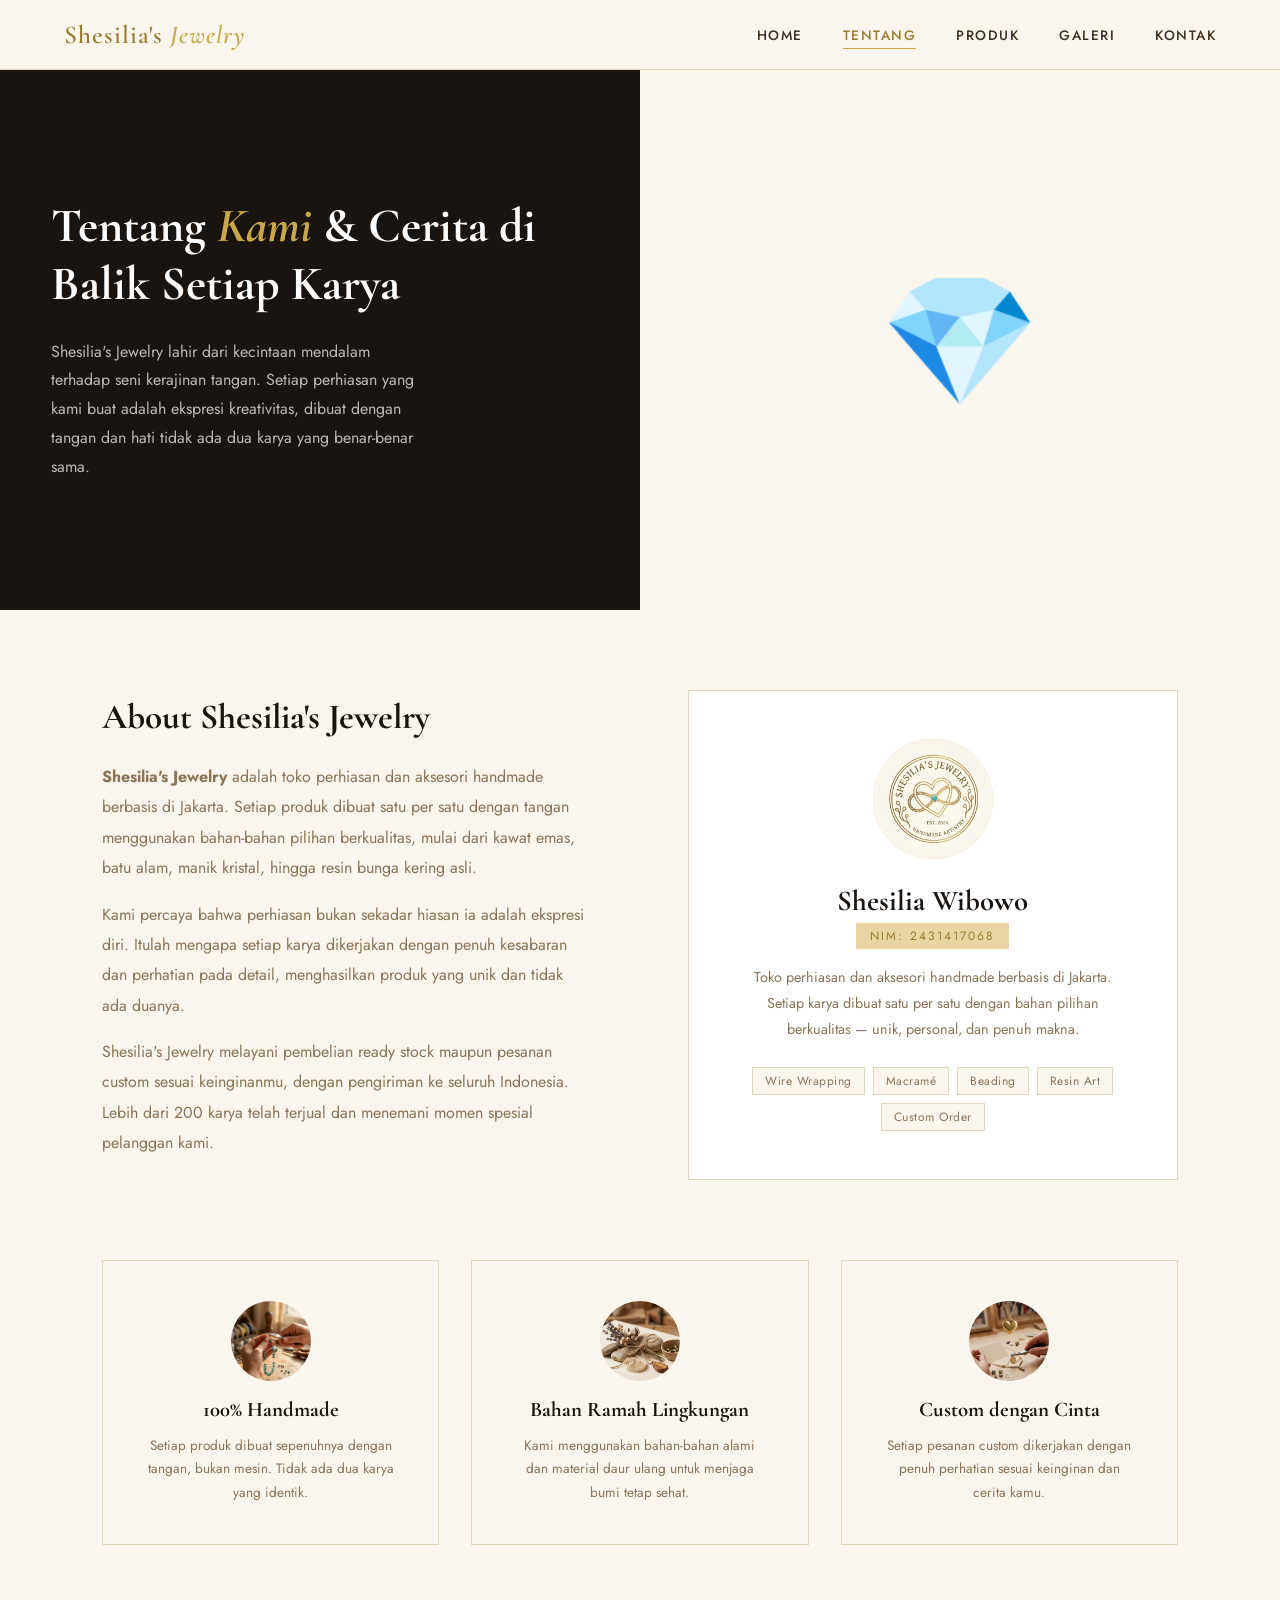
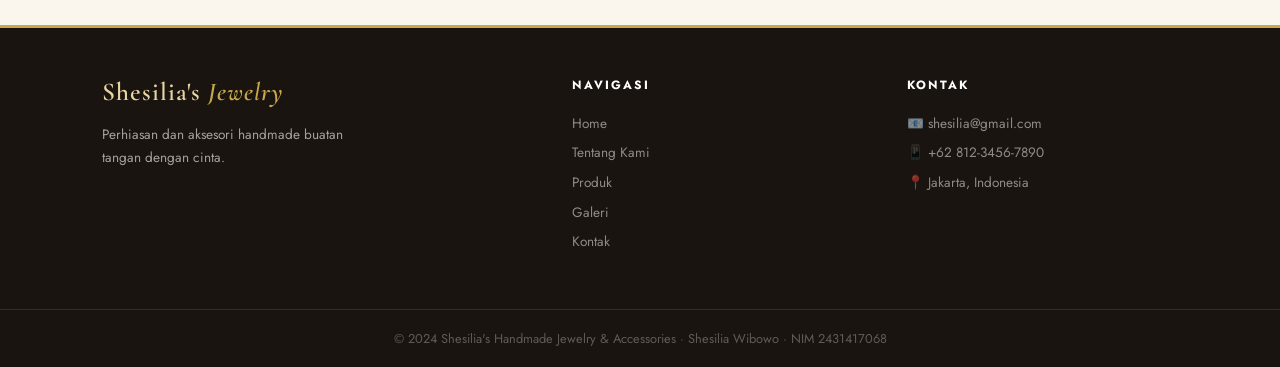
<file: tentang.html>
<!DOCTYPE html>
<html lang="id">
<head>
  <meta charset="UTF-8" />
  <meta name="viewport" content="width=device-width, initial-scale=1.0" />
  <title>Tentang Kami – Shesilia's Handmade Jewelry & Accessories</title>
  <link rel="stylesheet" href="style.css" />
  <!-- Google Fonts -->
  <link href="https://fonts.googleapis.com/css2?family=Cormorant+Garamond:ital,wght@0,300;0,400;0,600;1,300;1,400&family=Jost:wght@300;400;500&display=swap" rel="stylesheet">
</head>
<body>

  <!-- NAVBAR -->
  <nav>
    <a href="index.html" class="nav-logo">
      Shesilia's <span>Jewelry</span>
    </a>
    <ul class="nav-links">
      <li><a href="index.html">Home</a></li>
      <li><a href="tentang.html"   class="active">Tentang</a></li>
      <li><a href="produk.html">Produk</a></li>
      <li><a href="galeri.html">Galeri</a></li>
      <li><a href="kontak.html">Kontak</a></li>
    </ul>
    <div class="hamburger">
      <span></span><span></span><span></span>
    </div>
  </nav>


  <!-- TENTANG -->
  <section id="page-about" class="page-section active-page">

    <!-- Hero Split -->
    <div class="about-hero">
      <div class="about-hero-left">
        <h1>Tentang <em>Kami</em> & Cerita di Balik Setiap Karya</h1>
        <p>
          Shesilia's Jewelry lahir dari kecintaan mendalam terhadap seni kerajinan tangan.
          Setiap perhiasan yang kami buat adalah ekspresi kreativitas, dibuat dengan tangan
          dan hati tidak ada dua karya yang benar-benar sama.
        </p>
      </div>
      <div class="about-hero-right">💎</div>
    </div>

    <!-- Profile + Story -->
    <div class="about-content">
      <div class="about-text">
        <h2>About Shesilia's Jewelry</h2>
        <p>
          <strong>Shesilia's Jewelry</strong> adalah toko perhiasan dan aksesori handmade berbasis di Jakarta. 
          Setiap produk dibuat satu per satu dengan tangan menggunakan bahan-bahan pilihan berkualitas, 
          mulai dari kawat emas, batu alam, manik kristal, hingga resin bunga kering asli.
        </p>
        <p>
          Kami percaya bahwa perhiasan bukan sekadar hiasan ia adalah ekspresi diri. 
          Itulah mengapa setiap karya dikerjakan dengan penuh kesabaran dan perhatian pada detail, 
          menghasilkan produk yang unik dan tidak ada duanya.
        </p>
        <p>
          Shesilia's Jewelry melayani pembelian ready stock maupun pesanan custom sesuai keinginanmu, 
          dengan pengiriman ke seluruh Indonesia. Lebih dari 200 karya telah terjual dan menemani momen 
          spesial pelanggan kami.
        </p>
      </div>

      <!-- Profile Card -->
      <div class="profile-card">
        <div class="profile-avatar">
          <img src="images/tentang-foto/logo.jpg" alt="Shesilia Wibowo">
        </div>
        <h3 class="profile-name">Shesilia Wibowo</h3>
        <span class="profile-nim">NIM: 2431417068</span>
        <p class="profile-bio">
          Toko perhiasan dan aksesori handmade berbasis di Jakarta. Setiap karya
          dibuat satu per satu dengan bahan pilihan berkualitas — unik, personal,
          dan penuh makna.
        </p>
        <div class="profile-skills">
          <span class="skill-tag">Wire Wrapping</span>
          <span class="skill-tag">Macramé</span>
          <span class="skill-tag">Beading</span>
          <span class="skill-tag">Resin Art</span>
          <span class="skill-tag">Custom Order</span>
        </div>
      </div>
    </div>

    <!-- Values -->
    <div class="values-grid">
      <div class="value-card">
        <span class="value-icon"><img src="images/tentang-foto/handmade.jpg" alt="handmade"></span>
        <h3>100% Handmade</h3>
        <p>Setiap produk dibuat sepenuhnya dengan tangan, bukan mesin. Tidak ada dua karya yang identik.</p>
      </div>
      <div class="value-card">
        <span class="value-icon"><img src="images/tentang-foto/bahan-ramah-lingkungan.jpeg" alt="bahan ramah lingkungan"></span>
        <h3>Bahan Ramah Lingkungan</h3>
        <p>Kami menggunakan bahan-bahan alami dan material daur ulang untuk menjaga bumi tetap sehat.</p>
      </div>
      <div class="value-card">
        <span class="value-icon"><img src="images/tentang-foto/custom-dengan-cinta.jpeg" alt="made with love"></span>
        <h3>Custom dengan Cinta</h3>
        <p>Setiap pesanan custom dikerjakan dengan penuh perhatian sesuai keinginan dan cerita kamu.</p>
      </div>
    </div>

    <!-- Footer -->
    <footer>
      <div class="footer-brand">
        <a class="nav-logo" href="index.html">Shesilia's <span>Jewelry</span></a>
        <p>Perhiasan dan aksesori handmade buatan tangan dengan cinta.</p>
      </div>
      <div class="footer-section">
        <h4>Navigasi</h4>
        <ul>
          <li><a href="index.html">Home</a></li>
          <li><a href="tentang.html">Tentang Kami</a></li>
          <li><a href="produk.html">Produk</a></li>
          <li><a href="galeri.html">Galeri</a></li>
          <li><a href="kontak.html">Kontak</a></li>
        </ul>
      </div>
      <div class="footer-section">
        <h4>Kontak</h4>
        <ul>
          <li>📧 shesilia@gmail.com</li>
          <li>📱 +62 812-3456-7890</li>
          <li>📍 Jakarta, Indonesia</li>
        </ul>
      </div>
    </footer>
    <div class="footer-bottom">
      <p>© 2024 Shesilia's Handmade Jewelry & Accessories · Shesilia Wibowo · NIM 2431417068</p>
    </div>

  </section>

  <script src="script.js"></script>
</body>
</html>
</file>
<file: style.css>
@import url('https://fonts.googleapis.com/css2?family=Cormorant+Garamond:ital,wght@0,300;0,400;0,600;1,300;1,400&family=Jost:wght@300;400;500&display=swap');

:root {
  --gold: #C9A84C;
  --gold-light: #E8D5A3;
  --gold-dark: #9B7B2E;
  --cream: #FAF6EE;
  --dark: #1A1410;
  --text: #3D2E1E;
  --text-muted: #8B7355;
  --border: #E2D5B8;
  --white: #FFFFFF;
}

* {
  margin: 0;
  padding: 0;
  box-sizing: border-box;
}

html {
  scroll-behavior: smooth;
}

body {
  font-family: 'Jost', sans-serif;
  background-color: var(--cream);
  color: var(--text);
  overflow-x: hidden;
}

/* ===== NAVBAR ===== */
nav {
  position: fixed;
  top: 0;
  width: 100%;
  z-index: 1000;
  background: rgba(250, 246, 238, 0.95);
  backdrop-filter: blur(10px);
  border-bottom: 1px solid var(--border);
  padding: 0 5%;
  display: flex;
  justify-content: space-between;
  align-items: center;
  height: 70px;
}

.nav-logo {
  font-family: 'Cormorant Garamond', serif;
  font-size: 1.6rem;
  font-weight: 600;
  color: var(--gold-dark);
  text-decoration: none;
  letter-spacing: 1px;
}

.nav-logo span {
  color: var(--gold);
  font-style: italic;
}

.nav-links {
  display: flex;
  list-style: none;
  gap: 2.5rem;
}

.nav-links a {
  text-decoration: none;
  color: var(--text);
  font-size: 0.85rem;
  font-weight: 500;
  letter-spacing: 1.5px;
  text-transform: uppercase;
  transition: color 0.3s;
  position: relative;
}

.nav-links a::after {
  content: '';
  position: absolute;
  bottom: -4px;
  left: 0;
  width: 0;
  height: 1px;
  background: var(--gold);
  transition: width 0.3s;
}

.nav-links a:hover,
.nav-links a.active {
  color: var(--gold-dark);
}

.nav-links a:hover::after,
.nav-links a.active::after {
  width: 100%;
}

.hamburger {
  display: none;
  flex-direction: column;
  cursor: pointer;
  gap: 5px;
}

.hamburger span {
  width: 25px;
  height: 1.5px;
  background: var(--text);
  transition: all 0.3s;
}

/* ===== PAGE SECTIONS ===== */
.page-section {
  display: none;
  min-height: 100vh;
  padding-top: 70px;
}

.page-section.active-page {
  display: block;
}

/* ===== HOME ===== */
.hero {
  min-height: calc(100vh - 70px);
  display: grid;
  grid-template-columns: 1fr 1fr;
  align-items: center;
  padding: 0 8%;
  gap: 4rem;
  background: linear-gradient(135deg, var(--cream) 60%, #F0E8D4 100%);
  position: relative;
  overflow: hidden;
}

.hero::before {
  content: '✦';
  position: absolute;
  font-size: 300px;
  color: rgba(201, 168, 76, 0.05);
  top: -50px;
  right: -50px;
  font-family: serif;
}

.hero-content {
  animation: fadeInLeft 0.8s ease forwards;
}

.hero-badge {
  display: inline-block;
  background: var(--gold-light);
  color: var(--gold-dark);
  font-size: 0.7rem;
  letter-spacing: 3px;
  text-transform: uppercase;
  padding: 6px 16px;
  border-radius: 20px;
  margin-bottom: 1.5rem;
}

.hero-title {
  font-family: 'Cormorant Garamond', serif;
  font-size: clamp(2.5rem, 5vw, 4rem);
  line-height: 1.15;
  color: var(--dark);
  margin-bottom: 1.2rem;
}

.hero-title em {
  color: var(--gold);
  font-style: italic;
}

.hero-desc {
  font-size: 1rem;
  line-height: 1.8;
  color: var(--text-muted);
  max-width: 420px;
  margin-bottom: 2.5rem;
}

.btn-primary {
  display: inline-block;
  background: var(--gold);
  color: var(--white);
  padding: 14px 36px;
  text-decoration: none;
  font-size: 0.8rem;
  letter-spacing: 2px;
  text-transform: uppercase;
  font-weight: 500;
  transition: all 0.3s;
  cursor: pointer;
  border: none;
  font-family: 'Jost', sans-serif;
}

.btn-primary:hover {
  background: var(--gold-dark);
  transform: translateY(-2px);
  box-shadow: 0 8px 25px rgba(201, 168, 76, 0.4);
}

.btn-outline {
  display: inline-block;
  border: 1.5px solid var(--gold);
  color: var(--gold-dark);
  padding: 13px 36px;
  text-decoration: none;
  font-size: 0.8rem;
  letter-spacing: 2px;
  text-transform: uppercase;
  font-weight: 500;
  transition: all 0.3s;
  cursor: pointer;
  background: transparent;
  font-family: 'Jost', sans-serif;
  margin-left: 1rem;
}

.btn-outline:hover {
  background: var(--gold);
  color: white;
}

.hero-image {
  display: flex;
  justify-content: center;
  align-items: center;
  animation: fadeInRight 0.8s ease forwards;
}

.hero-jewelry-box {
  width: 380px;
  height: 380px;
  background: linear-gradient(135deg, #fff9ef 0%, #f5e9cc 100%);
  border-radius: 50%;
  display: flex;
  align-items: center;
  justify-content: center;
  font-size: 10rem;
  box-shadow: 0 20px 60px rgba(201, 168, 76, 0.25), inset 0 0 60px rgba(255,255,255,0.6);
  position: relative;
  animation: float 4s ease-in-out infinite;
}

.hero-jewelry-box::after {
  content: '';
  position: absolute;
  inset: -15px;
  border-radius: 50%;
  border: 1px solid rgba(201, 168, 76, 0.25);
}

.hero-jewelry-box::before {
  content: '';
  position: absolute;
  inset: -30px;
  border-radius: 50%;
  border: 1px dashed rgba(201, 168, 76, 0.15);
}

@keyframes float {
  0%, 100% { transform: translateY(0); }
  50% { transform: translateY(-15px); }
}

/* Stats */
.home-stats {
  padding: 4rem 8%;
  display: grid;
  grid-template-columns: repeat(3, 1fr);
  gap: 2rem;
  border-top: 1px solid var(--border);
}

.stat-item {
  text-align: center;
}

.stat-number {
  font-family: 'Cormorant Garamond', serif;
  font-size: 3rem;
  color: var(--gold);
  font-weight: 600;
  display: block;
}

.stat-label {
  font-size: 0.8rem;
  letter-spacing: 2px;
  text-transform: uppercase;
  color: var(--text-muted);
}

/* Featured products on home */
.section-header {
  text-align: center;
  padding: 5rem 5% 3rem;
}

.section-tag {
  display: inline-block;
  font-size: 0.7rem;
  letter-spacing: 3px;
  text-transform: uppercase;
  color: var(--gold);
  margin-bottom: 1rem;
}

.section-title {
  font-family: 'Cormorant Garamond', serif;
  font-size: clamp(1.8rem, 3vw, 2.8rem);
  color: var(--dark);
}

.section-title em {
  font-style: italic;
  color: var(--gold-dark);
}

.section-line {
  width: 50px;
  height: 1px;
  background: var(--gold);
  margin: 1.2rem auto 0;
}

/* ===== ABOUT PAGE ===== */
.about-hero {
  background: linear-gradient(to right, var(--dark) 50%, var(--cream) 50%);
  min-height: 60vh;
  display: grid;
  grid-template-columns: 1fr 1fr;
  align-items: center;
}

.about-hero-left {
  padding: 5rem 8%;
  color: white;
}

.about-hero-right {
  display: flex;
  justify-content: center;
  align-items: center;
  font-size: 8rem;
}

.about-hero-left h1 {
  font-family: 'Cormorant Garamond', serif;
  font-size: 3rem;
  line-height: 1.2;
  margin-bottom: 1.5rem;
}

.about-hero-left h1 em {
  color: var(--gold);
  font-style: italic;
}

.about-hero-left p {
  color: rgba(255,255,255,0.7);
  line-height: 1.8;
  max-width: 380px;
}

.about-content {
  padding: 5rem 8%;
  display: grid;
  grid-template-columns: 1fr 1fr;
  gap: 6rem;
  align-items: center;
}

.about-text h2 {
  font-family: 'Cormorant Garamond', serif;
  font-size: 2.2rem;
  color: var(--dark);
  margin-bottom: 1.5rem;
}

.about-text p {
  color: var(--text-muted);
  line-height: 1.9;
  margin-bottom: 1rem;
}

.profile-card {
  background: white;
  border: 1px solid var(--border);
  padding: 3rem;
  text-align: center;
}

.profile-avatar {
  width: 120px;
  height: 120px;
  background: var(--gold-light);
  border-radius: 50%;
  display: flex;
  align-items: center;
  justify-content: center;
  font-size: 3.5rem;
  margin: 0 auto 1.5rem;
}

.profile-avatar img {
  width: 100%;
  height: 100%;
  object-fit: cover;
  border-radius: 50%;
}

.profile-name {
  font-family: 'Cormorant Garamond', serif;
  font-size: 1.8rem;
  color: var(--dark);
  margin-bottom: 0.3rem;
}

.profile-nim {
  display: inline-block;
  background: var(--gold-light);
  color: var(--gold-dark);
  font-size: 0.75rem;
  letter-spacing: 2px;
  padding: 4px 14px;
  margin-bottom: 1rem;
}

.profile-bio {
  color: var(--text-muted);
  font-size: 0.9rem;
  line-height: 1.8;
  margin-bottom: 1.5rem;
}

.profile-skills {
  display: flex;
  flex-wrap: wrap;
  gap: 0.5rem;
  justify-content: center;
}

.skill-tag {
  background: var(--cream);
  border: 1px solid var(--border);
  color: var(--text-muted);
  font-size: 0.75rem;
  padding: 4px 12px;
  letter-spacing: 0.5px;
}

.values-grid {
  padding: 0 8% 5rem;
  display: grid;
  grid-template-columns: repeat(3, 1fr);
  gap: 2rem;
}

.value-card {
  padding: 2.5rem;
  border: 1px solid var(--border);
  text-align: center;
  transition: all 0.3s;
}

.value-card:hover {
  border-color: var(--gold);
  transform: translateY(-5px);
  box-shadow: 0 10px 30px rgba(201, 168, 76, 0.1);
}

.value-icon {
  display: block;
  width: 80px;
  height: 80px;
  margin: 0 auto 1rem;
  overflow: hidden;
  border-radius: 50%;
  font-size: 2.5rem;
  line-height: 80px;
  text-align: center;
}

.value-icon img {
  width: 100%;
  height: 100%;
  object-fit: cover;
  display: block;
}

.value-card h3 {
  font-family: 'Cormorant Garamond', serif;
  font-size: 1.3rem;
  color: var(--dark);
  margin-bottom: 0.8rem;
}

.value-card p {
  color: var(--text-muted);
  font-size: 0.85rem;
  line-height: 1.7;
}

.value-img {
  width: 100%;
  height: 160px;
  overflow: hidden;
  margin-bottom: 1.2rem;
}

.value-img img {
  width: 100%;
  height: 100%;
  object-fit: cover;
}

/* ===== PRODUCTS PAGE ===== */
.products-header {
  background: var(--dark);
  padding: 5rem 8%;
  color: white;
  text-align: center;
}

.products-header h1 {
  font-family: 'Cormorant Garamond', serif;
  font-size: 3rem;
  margin-bottom: 1rem;
}

.products-header h1 em {
  color: var(--gold);
  font-style: italic;
}

.products-header p {
  color: rgba(255,255,255,0.6);
}

.filter-bar {
  padding: 2rem 8%;
  display: flex;
  gap: 1rem;
  align-items: center;
  border-bottom: 1px solid var(--border);
  overflow-x: auto;
}

.filter-btn {
  background: none;
  border: 1px solid var(--border);
  color: var(--text-muted);
  padding: 8px 20px;
  font-family: 'Jost', sans-serif;
  font-size: 0.8rem;
  letter-spacing: 1px;
  text-transform: uppercase;
  cursor: pointer;
  transition: all 0.3s;
  white-space: nowrap;
}

.filter-btn:hover,
.filter-btn.active {
  background: var(--gold);
  border-color: var(--gold);
  color: white;
}

.products-grid {
  padding: 3rem 8%;
  display: grid;
  grid-template-columns: repeat(auto-fill, minmax(280px, 1fr));
  gap: 2.5rem;
}

.product-card {
  background: white;
  overflow: hidden;
  transition: all 0.3s;
  border: 1px solid var(--border);
}

.product-card:hover {
  box-shadow: 0 15px 40px rgba(201, 168, 76, 0.15);
  transform: translateY(-5px);
}

.product-img {
  height: 280px;
  background: linear-gradient(135deg, var(--cream) 0%, #f0e8d4 100%);
  display: flex;
  align-items: center;
  justify-content: center;
  font-size: 5rem;
  position: relative;
  overflow: hidden;
}

.product-img img {
  width: 100%;
  height: 100%;
  object-fit: cover;
  display: block;
}

.gallery-item-inner img {
  width: 100%;
  height: 100%;
  object-fit: cover;
  display: block;
}

.product-badge {
  position: absolute;
  top: 15px;
  left: 15px;
  background: var(--gold);
  color: white;
  font-size: 0.65rem;
  letter-spacing: 1px;
  text-transform: uppercase;
  padding: 4px 10px;
}

.product-info {
  padding: 1.5rem;
}

.product-category {
  font-size: 0.7rem;
  letter-spacing: 2px;
  text-transform: uppercase;
  color: var(--gold);
  margin-bottom: 0.5rem;
}

.product-name {
  font-family: 'Cormorant Garamond', serif;
  font-size: 1.3rem;
  color: var(--dark);
  margin-bottom: 0.5rem;
}

.product-desc {
  font-size: 0.82rem;
  color: var(--text-muted);
  line-height: 1.6;
  margin-bottom: 1rem;
}

.product-footer {
  display: flex;
  justify-content: space-between;
  align-items: center;
}

.product-price {
  font-family: 'Cormorant Garamond', serif;
  font-size: 1.3rem;
  font-weight: 600;
  color: var(--gold-dark);
}

.add-cart-btn {
  background: var(--dark);
  color: white;
  border: none;
  padding: 8px 16px;
  font-size: 0.75rem;
  letter-spacing: 1px;
  cursor: pointer;
  font-family: 'Jost', sans-serif;
  transition: background 0.3s;
}

.add-cart-btn:hover {
  background: var(--gold-dark);
}

/* ===== GALLERY PAGE ===== */
.gallery-header {
  padding: 5rem 8% 3rem;
  text-align: center;
}

.gallery-header h1 {
  font-family: 'Cormorant Garamond', serif;
  font-size: 3rem;
  color: var(--dark);
  margin-bottom: 1rem;
}

.gallery-header h1 em {
  color: var(--gold);
  font-style: italic;
}

.gallery-header p {
  color: var(--text-muted);
  max-width: 500px;
  margin: 0 auto;
}

.gallery-grid {
  padding: 2rem 8% 5rem;
  display: grid;
  grid-template-columns: repeat(3, 1fr);
  grid-auto-rows: 250px;
  gap: 1.2rem;
}

.gallery-item {
  overflow: hidden;
  cursor: pointer;
  position: relative;
  background: var(--cream);
  display: flex;
  align-items: center;
  justify-content: center;
  border: 1px solid var(--border);
}

.gallery-item:nth-child(1) { grid-column: span 2; grid-row: span 2; }
.gallery-item:nth-child(4) { grid-column: span 2; }
.gallery-item:nth-child(7) { grid-row: span 2; }

.gallery-item-inner {
  font-size: 5rem;
  width: 100%;
  height: 100%;
  position: absolute;
  inset: 0;
  overflow: hidden;
}

.gallery-item-inner img {
  width: 100%;
  height: 100%;
  object-fit: cover;
  display: block;
  transition: transform 0.5s ease, filter 0.5s ease;
}

.gallery-item:nth-child(1) .gallery-item-inner { font-size: 9rem; }

.gallery-overlay {
  position: absolute;
  inset: 0;
  background: rgba(26, 20, 16, 0.55);
  display: flex;
  flex-direction: column;
  align-items: center;
  justify-content: center;
  opacity: 0;
  transition: opacity 0.4s ease;
  color: white;
  text-align: center;
  padding: 1rem;
  z-index: 2;
}

.gallery-overlay h3 {
  font-family: 'Cormorant Garamond', serif;
  font-size: 1.3rem;
  margin-bottom: 0.3rem;
  transform: translateY(10px);
  transition: transform 0.4s ease;
}

.gallery-overlay p {
  font-size: 0.8rem;
  color: var(--gold-light);
  transform: translateY(10px);
  transition: transform 0.4s ease 0.05s;
}

.gallery-item:hover .gallery-overlay {
  opacity: 1;
}

.gallery-item:hover .gallery-overlay h3,
.gallery-item:hover .gallery-overlay p {
  transform: translateY(0);
}

.gallery-item:hover .gallery-item-inner img {
  transform: scale(1.08);
  filter: blur(2px);
}

/* ===== CONTACT PAGE ===== */
.contact-header {
  background: var(--dark);
  padding: 5rem 8%;
  color: white;
}

.contact-header h1 {
  font-family: 'Cormorant Garamond', serif;
  font-size: 3rem;
  margin-bottom: 1rem;
}

.contact-header h1 em {
  color: var(--gold);
  font-style: italic;
}

.contact-header p {
  color: rgba(255,255,255,0.6);
  max-width: 500px;
}

.contact-content {
  padding: 5rem 8%;
  display: grid;
  grid-template-columns: 1fr 1.5fr;
  gap: 6rem;
}

.contact-info h2 {
  font-family: 'Cormorant Garamond', serif;
  font-size: 2rem;
  color: var(--dark);
  margin-bottom: 2rem;
}

.contact-item {
  display: flex;
  gap: 1.2rem;
  align-items: flex-start;
  margin-bottom: 2rem;
}

.contact-icon {
  font-size: 1.5rem;
  width: 48px;
  height: 48px;
  background: var(--gold-light);
  display: flex;
  align-items: center;
  justify-content: center;
  flex-shrink: 0;
}

.contact-item h4 {
  font-size: 0.75rem;
  letter-spacing: 2px;
  text-transform: uppercase;
  color: var(--gold);
  margin-bottom: 0.3rem;
}

.contact-item p {
  color: var(--text-muted);
  font-size: 0.9rem;
  line-height: 1.6;
}

/* Form */
.contact-form-wrapper h2 {
  font-family: 'Cormorant Garamond', serif;
  font-size: 2rem;
  color: var(--dark);
  margin-bottom: 2rem;
}

.form-group {
  margin-bottom: 1.5rem;
}

.form-row {
  display: grid;
  grid-template-columns: 1fr 1fr;
  gap: 1.5rem;
}

.form-group label {
  display: block;
  font-size: 0.75rem;
  letter-spacing: 2px;
  text-transform: uppercase;
  color: var(--text-muted);
  margin-bottom: 0.6rem;
}

.form-group input,
.form-group select,
.form-group textarea {
  width: 100%;
  padding: 12px 16px;
  border: 1px solid var(--border);
  background: white;
  font-family: 'Jost', sans-serif;
  font-size: 0.9rem;
  color: var(--text);
  outline: none;
  transition: border-color 0.3s;
}

.form-group input:focus,
.form-group select:focus,
.form-group textarea:focus {
  border-color: var(--gold);
}

.form-group textarea {
  resize: vertical;
  min-height: 120px;
}

.form-error {
  color: #c0392b;
  font-size: 0.78rem;
  margin-top: 0.3rem;
  display: none;
}

/* ===== FOOTER ===== */
footer {
  background: var(--dark);
  color: rgba(255,255,255,0.6);
  padding: 3rem 8%;
  display: grid;
  grid-template-columns: 1.5fr 1fr 1fr;
  gap: 4rem;
  border-top: 3px solid var(--gold);
}

.footer-brand .nav-logo {
  color: var(--gold-light);
  display: block;
  margin-bottom: 1rem;
}

.footer-brand p {
  font-size: 0.85rem;
  line-height: 1.7;
  max-width: 260px;
}

.footer-section h4 {
  color: white;
  font-size: 0.75rem;
  letter-spacing: 2px;
  text-transform: uppercase;
  margin-bottom: 1.2rem;
}

.footer-section ul {
  list-style: none;
}

.footer-section ul li {
  margin-bottom: 0.6rem;
}

.footer-section ul li a,
.footer-section ul li {
  color: rgba(255,255,255,0.5);
  text-decoration: none;
  font-size: 0.85rem;
  transition: color 0.3s;
}

.footer-section ul li a:hover {
  color: var(--gold);
}

.footer-bottom {
  background: var(--dark);
  border-top: 1px solid rgba(255,255,255,0.1);
  padding: 1.2rem 8%;
  text-align: center;
  color: rgba(255,255,255,0.3);
  font-size: 0.8rem;
}

/* ===== ANIMATIONS ===== */
@keyframes fadeInLeft {
  from { opacity: 0; transform: translateX(-30px); }
  to { opacity: 1; transform: translateX(0); }
}

@keyframes fadeInRight {
  from { opacity: 0; transform: translateX(30px); }
  to { opacity: 1; transform: translateX(0); }
}

/* ===== RESPONSIVE ===== */
@media (max-width: 768px) {
  .nav-links {
    display: none;
    position: absolute;
    top: 70px;
    left: 0;
    right: 0;
    background: var(--cream);
    flex-direction: column;
    padding: 2rem 5%;
    border-bottom: 1px solid var(--border);
    gap: 1.5rem;
  }

  .nav-links.open {
    display: flex;
  }

  .hamburger {
    display: flex;
  }

  .hero {
    grid-template-columns: 1fr;
    padding: 3rem 5%;
    text-align: center;
  }

  .hero-image { order: -1; }

  .hero-jewelry-box {
    width: 220px;
    height: 220px;
    font-size: 6rem;
  }

  .hero-desc { margin: 0 auto 2rem; }

  .home-stats { grid-template-columns: 1fr; }

  .about-hero {
    grid-template-columns: 1fr;
    background: var(--dark);
  }

  .about-hero-right { display: none; }

  .about-content,
  .contact-content {
    grid-template-columns: 1fr;
    gap: 3rem;
    padding: 3rem 5%;
  }

  .gallery-grid {
    grid-template-columns: 1fr 1fr;
    padding: 2rem 5%;
  }

  .gallery-item:nth-child(1) { grid-column: span 2; grid-row: span 1; }
  .gallery-item:nth-child(4) { grid-column: span 1; }
  .gallery-item:nth-child(7) { grid-row: span 1; }

  .values-grid { grid-template-columns: 1fr; }

  footer {
    grid-template-columns: 1fr;
    gap: 2rem;
    padding: 3rem 5%;
  }

  .products-header,
  .contact-header,
  .gallery-header { padding: 3rem 5% 2rem; }

  .products-grid { padding: 2rem 5%; }

  .form-row { grid-template-columns: 1fr; }

  .btn-outline { margin-left: 0; margin-top: 1rem; display: block; width: fit-content; margin-right: auto; margin-left: auto; }
}

/* TOAST NOTIFIKASI */
.toast-notif {
  position: fixed;
  bottom: 2rem;
  right: 2rem;
  background: #fff;
  color: #2c2c2c;
  padding: 1rem 1.4rem;
  border-radius: 14px;
  box-shadow: 0 8px 30px rgba(0,0,0,0.15);
  font-family: 'Jost', sans-serif;
  font-size: 0.92rem;
  line-height: 1.5;
  max-width: 320px;
  border-left: 4px solid #c8a96e;
  z-index: 9999;
  opacity: 0;
  transform: translateY(20px);
  transition: opacity 0.35s ease, transform 0.35s ease;
  pointer-events: none;
}

.toast-notif.toast-show {
  opacity: 1;
  transform: translateY(0);
}

.toast-notif.toast-info {
  border-left-color: #7eaed4;
}

.toast-notif strong {
  display: block;
  margin-bottom: 2px;
  color: #1a1a1a;
}

.toast-notif small {
  color: #888;
  font-size: 0.82rem;
}

/* PRODUCT MODAL */
.modal-overlay {
  position: fixed;
  inset: 0;
  background: rgba(0,0,0,0.55);
  backdrop-filter: blur(4px);
  z-index: 10000;
  display: flex;
  align-items: center;
  justify-content: center;
  opacity: 0;
  pointer-events: none;
  transition: opacity 0.3s ease;
  padding: 1rem;
}

.modal-overlay.modal-open {
  opacity: 1;
  pointer-events: all;
}

.modal-box {
  background: #fff;
  border-radius: 20px;
  max-width: 480px;
  width: 100%;
  overflow: hidden;
  position: relative;
  transform: translateY(30px) scale(0.97);
  transition: transform 0.35s cubic-bezier(0.34, 1.56, 0.64, 1);
  box-shadow: 0 20px 60px rgba(0,0,0,0.2);
}

.modal-overlay.modal-open .modal-box {
  transform: translateY(0) scale(1);
}

.modal-close {
  position: absolute;
  top: 1rem;
  right: 1.1rem;
  background: none;
  border: none;
  font-size: 1.6rem;
  color: #999;
  cursor: pointer;
  line-height: 1;
  z-index: 1;
  transition: color 0.2s;
}
.modal-close:hover { color: #333; }

.modal-img {
  background: var(--cream, #fdf8f2);
  font-size: 6rem;
  text-align: center;
  padding: 0;
  line-height: 1;
  max-height: 320px;
  overflow: hidden;
  display: flex;
  align-items: center;
  justify-content: center;
}

.modal-body {
  padding: 1.4rem 1.8rem 1.8rem;
}

.modal-badge {
  background: var(--gold, #c8a96e);
  color: #fff;
  font-size: 0.7rem;
  font-family: 'Jost', sans-serif;
  font-weight: 500;
  letter-spacing: 0.08em;
  text-transform: uppercase;
  padding: 3px 10px;
  border-radius: 20px;
  margin-bottom: 0.5rem;
  display: inline-block;
}

.modal-category {
  font-family: 'Jost', sans-serif;
  font-size: 0.78rem;
  color: var(--gold, #c8a96e);
  text-transform: uppercase;
  letter-spacing: 0.1em;
  margin: 0.5rem 0 0.3rem;
}

.modal-name {
  font-family: 'Cormorant Garamond', serif;
  font-size: 1.6rem;
  font-weight: 600;
  color: var(--dark, #1a1a1a);
  margin: 0 0 0.7rem;
  line-height: 1.2;
}

.modal-desc {
  font-family: 'Jost', sans-serif;
  font-size: 0.88rem;
  color: #666;
  line-height: 1.6;
  margin-bottom: 1.2rem;
}

.modal-price-row {
  display: flex;
  align-items: baseline;
  gap: 1rem;
  margin-bottom: 1.1rem;
  flex-wrap: wrap;
}

.modal-price {
  font-family: 'Cormorant Garamond', serif;
  font-size: 1.3rem;
  font-weight: 600;
  color: var(--dark, #1a1a1a);
}

.modal-subtotal {
  font-family: 'Jost', sans-serif;
  font-size: 0.85rem;
  color: var(--gold, #c8a96e);
  font-weight: 500;
}

.modal-qty-row {
  display: flex;
  align-items: center;
  gap: 1rem;
  margin-bottom: 1.3rem;
}

.modal-qty-label {
  font-family: 'Jost', sans-serif;
  font-size: 0.88rem;
  color: #555;
}

.qty-control {
  display: flex;
  align-items: center;
  gap: 0;
  border: 1.5px solid #e0d5c5;
  border-radius: 10px;
  overflow: hidden;
}

.qty-btn {
  background: #fdf8f2;
  border: none;
  width: 36px;
  height: 36px;
  font-size: 1.2rem;
  cursor: pointer;
  color: var(--dark, #1a1a1a);
  transition: background 0.2s;
  font-family: 'Jost', sans-serif;
}
.qty-btn:hover { background: #f0e8d8; }

.qty-value {
  min-width: 38px;
  text-align: center;
  font-family: 'Jost', sans-serif;
  font-size: 0.95rem;
  font-weight: 500;
  color: var(--dark, #1a1a1a);
  border-left: 1.5px solid #e0d5c5;
  border-right: 1.5px solid #e0d5c5;
  padding: 0 4px;
  line-height: 36px;
}

.modal-cart-btn {
  width: 100%;
  padding: 0.85rem;
  background: var(--dark, #1a1a1a);
  color: #fff;
  border: none;
  border-radius: 12px;
  font-family: 'Jost', sans-serif;
  font-size: 0.95rem;
  font-weight: 500;
  cursor: pointer;
  letter-spacing: 0.03em;
  transition: background 0.2s, transform 0.15s;
}
.modal-cart-btn:hover {
  background: var(--gold, #c8a96e);
  transform: translateY(-1px);
}
.modal-cart-btn:active { transform: translateY(0); }

/* product card — tunjukin cursor pointer */
.product-card { cursor: pointer; }

/* ===== IMAGE SUPPORT ===== */
.product-img img {
  width: 100%;
  height: 100%;
  object-fit: cover;
  display: block;
}

.gallery-item-inner img {
  width: 100%;
  height: 100%;
  object-fit: cover;
  display: block;
}

.modal-img img {
  width: 100%;
  max-height: 320px;
  object-fit: contain;
  display: block;
}

@media (max-width: 480px) {
  .modal-body { padding: 1.2rem 1.3rem 1.5rem; }
  .modal-img  { font-size: 4.5rem; padding: 2rem 1rem 1.5rem; }
  .modal-name { font-size: 1.35rem; }
}
</file>
